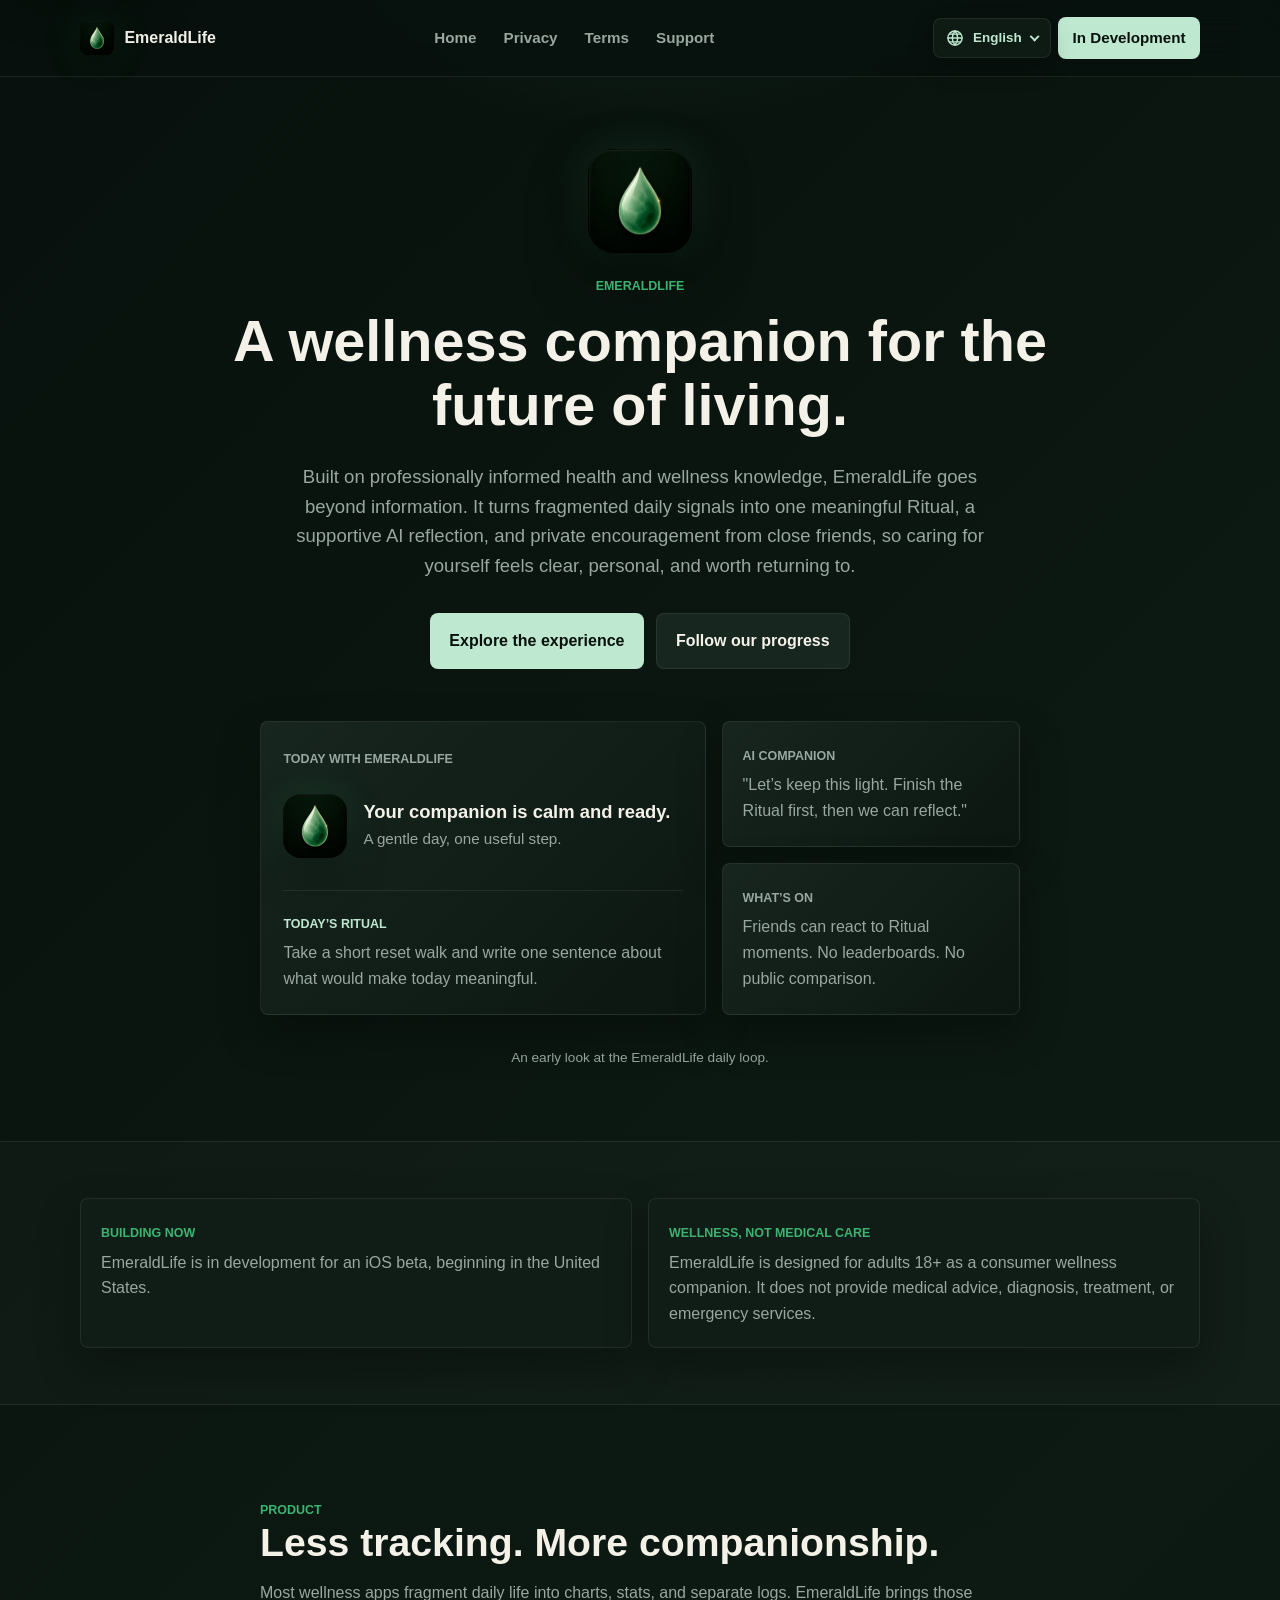
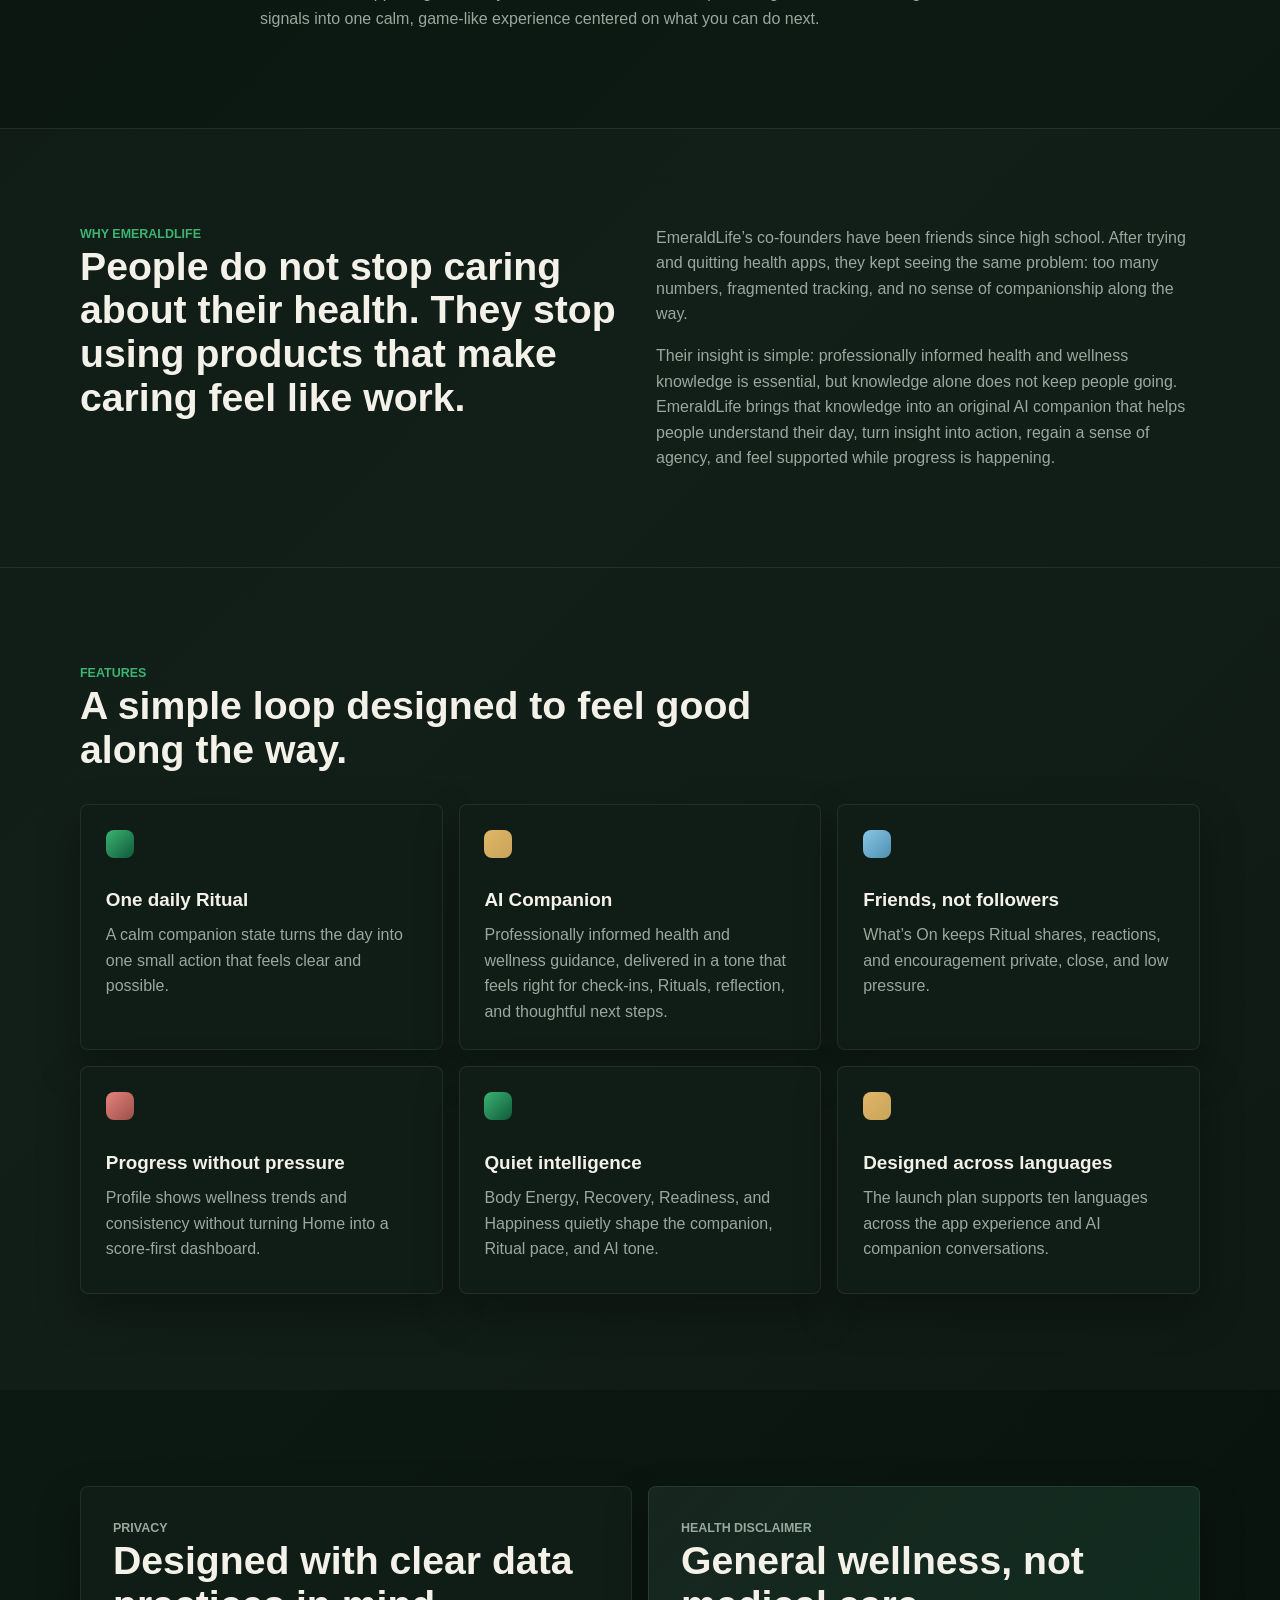
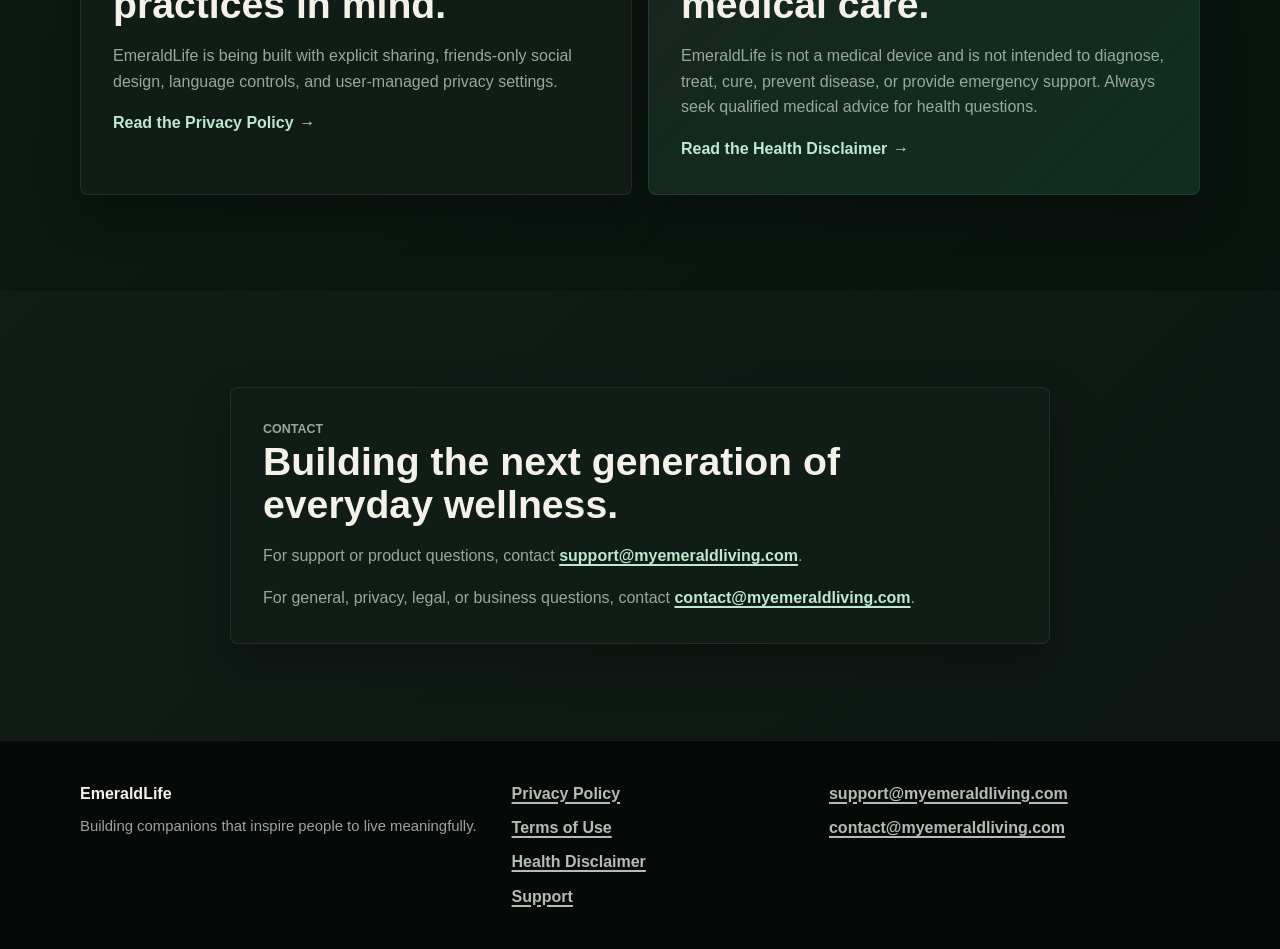
<file: index.html>
<!doctype html>
<html lang="en">
<head>
  <meta charset="utf-8">
  <meta name="viewport" content="width=device-width, initial-scale=1">
  <title>EmeraldLife | Your Wellness Companion</title>
  <meta name="description" content="EmeraldLife is a game-like wellness companion that turns fragmented daily signals into one meaningful action, AI reflection, and private encouragement.">
  <meta name="robots" content="index, follow">
  <meta name="theme-color" content="#08120d">
  <link rel="canonical" href="https://www.myemeraldliving.com/">
  <meta property="og:type" content="website">
  <meta property="og:site_name" content="EmeraldLife">
  <meta property="og:title" content="EmeraldLife | Your Wellness Companion">
  <meta property="og:description" content="EmeraldLife is a game-like wellness companion that turns fragmented daily signals into one meaningful action, AI reflection, and private encouragement.">
  <meta property="og:url" content="https://www.myemeraldliving.com/">
  <meta property="og:image" content="https://www.myemeraldliving.com/assets/app-logo.png">
  <meta property="og:image:width" content="1024">
  <meta property="og:image:height" content="1024">
  <meta property="og:image:alt" content="EmeraldLife app icon">
  <meta property="og:locale" content="en_US">
  <meta name="twitter:card" content="summary">
  <meta name="twitter:title" content="EmeraldLife | Your Wellness Companion">
  <meta name="twitter:description" content="EmeraldLife is a game-like wellness companion that turns fragmented daily signals into one meaningful action, AI reflection, and private encouragement.">
  <meta name="twitter:image" content="https://www.myemeraldliving.com/assets/app-logo.png">
  <link rel="icon" type="image/png" href="assets/app-logo-256.png">
  <link rel="apple-touch-icon" href="assets/app-logo-256.png">
  <link rel="stylesheet" href="assets/styles.css?v=20260726l">
  <script src="assets/lang-boot.js?v=20260726l"></script>
</head>
<body data-page="home">
  <a class="skip-link" href="#main-content" data-i18n="common.skip">Skip to content</a>

  <header class="site-header">
    <div class="container header-inner">
      <a class="brand" href="./" aria-label="EmeraldLife homepage" data-i18n-aria-label="common.homeAria">
        <img class="brand-logo" src="assets/app-logo-256.png" width="32" height="32" alt="" aria-hidden="true">
        <span data-i18n="common.brand">EmeraldLife</span>
      </a>

      <nav id="site-nav" class="site-nav" aria-label="Primary navigation" data-primary-nav data-i18n-aria-label="common.primaryNav">
        <a href="./" data-i18n="nav.home">Home</a>
        <a href="privacy.html" data-i18n="nav.privacy">Privacy</a>
        <a href="terms.html" data-i18n="nav.terms">Terms</a>
        <a href="support.html" data-i18n="nav.support">Support</a>
        <a class="mobile-nav-cta" href="./#status" data-i18n="nav.soon">In Development</a>
      </nav>

      <div class="header-actions">
        <div class="language-selector" data-language-dropdown>
          <button type="button" class="language-trigger" aria-haspopup="listbox" aria-expanded="false" data-language-trigger data-i18n-aria-label="common.languageSelector">
            <span class="language-icon" aria-hidden="true">
              <svg class="language-icon-svg" viewBox="0 0 24 24" focusable="false">
                <circle cx="12" cy="12" r="8.5"></circle>
                <path d="M3.5 12h17"></path>
                <path d="M12 3.5c2.15 2.2 3.25 5.05 3.25 8.5s-1.1 6.3-3.25 8.5"></path>
                <path d="M12 3.5c-2.15 2.2-3.25 5.05-3.25 8.5s1.1 6.3 3.25 8.5"></path>
                <path d="M5.9 7.35h12.2"></path>
                <path d="M5.9 16.65h12.2"></path>
              </svg>
            </span>
            <span class="language-current" data-language-current>English</span>
            <span class="language-chevron" aria-hidden="true"></span>
          </button>
          <ul class="language-menu" role="listbox" hidden data-language-menu>
            <li class="language-option">
              <button type="button" role="option" data-language-option="en" aria-selected="true">
                <svg class="language-check" viewBox="0 0 16 16" aria-hidden="true" focusable="false">
                  <path d="M3.5 8.5l2.4 2.4 5.4-5.4"></path>
                </svg>
                <span>English</span>
              </button>
            </li>
            <li class="language-option">
              <button type="button" role="option" data-language-option="zhHans" aria-selected="false">
                <svg class="language-check" viewBox="0 0 16 16" aria-hidden="true" focusable="false">
                  <path d="M3.5 8.5l2.4 2.4 5.4-5.4"></path>
                </svg>
                <span>简体中文</span>
              </button>
            </li>
            <li class="language-option">
              <button type="button" role="option" data-language-option="zhHant" aria-selected="false">
                <svg class="language-check" viewBox="0 0 16 16" aria-hidden="true" focusable="false">
                  <path d="M3.5 8.5l2.4 2.4 5.4-5.4"></path>
                </svg>
                <span>繁體中文</span>
              </button>
            </li>
          </ul>
        </div>
        <a class="header-cta" href="./#status" data-i18n="nav.soon">In Development</a>
        <button class="menu-toggle" type="button" aria-expanded="false" aria-controls="site-nav" aria-label="Open menu" data-nav-toggle data-i18n-aria-label="nav.openMenu">
          <span></span>
          <span></span>
        </button>
      </div>
    </div>
  </header>

  <main id="main-content">
    <section class="hero">
      <div class="container hero-inner">
        <img class="hero-logo" src="assets/app-logo-256.png" width="112" height="112" alt="" aria-hidden="true">
        <p class="eyebrow" data-i18n="home.eyebrow">EmeraldLife</p>
        <h1 data-i18n="home.heroTitle">A wellness companion for the future of living.</h1>
        <p class="hero-lead" data-i18n="home.heroLead">Built on professionally informed health and wellness knowledge, EmeraldLife goes beyond information. It turns fragmented daily signals into one meaningful Ritual, a supportive AI reflection, and private encouragement from close friends, so caring for yourself feels clear, personal, and worth returning to.</p>
        <div class="hero-actions">
          <a class="button button-primary" href="#product" data-i18n="home.heroPrimary">Explore the experience</a>
          <a class="button button-secondary" href="#status" data-i18n="home.heroSecondary">Follow our progress</a>
        </div>

        <div class="product-visual">
          <div class="companion-preview" aria-label="EmeraldLife companion-led wellness preview" data-i18n-aria-label="home.previewAria">
            <div class="preview-card turtle-card">
              <p class="panel-kicker" data-i18n="home.previewKicker">Today with EmeraldLife</p>
              <div class="turtle-state">
                <img class="preview-logo" src="assets/app-logo-256.png" width="64" height="64" alt="" aria-hidden="true">
                <div>
                  <strong data-i18n="home.previewState">Your companion is calm and ready.</strong>
                  <span data-i18n="home.previewCue">A gentle day, one useful step.</span>
                </div>
              </div>
              <div class="ritual-row">
                <span data-i18n="home.previewRitualLabel">Today's Ritual</span>
                <p data-i18n="home.previewRitual">Take a short reset walk and write one sentence about what would make today meaningful.</p>
              </div>
            </div>
            <div class="preview-card ai-card">
              <p class="panel-kicker" data-i18n="home.previewAiLabel">AI Companion</p>
              <p data-i18n="home.previewAi">"Let's keep this light. Finish the Ritual first, then we can reflect."</p>
            </div>
            <div class="preview-card friends-card">
              <p class="panel-kicker" data-i18n="home.previewFriendsLabel">What's On</p>
              <p data-i18n="home.previewFriends">Friends can react to Ritual moments. No leaderboards. No public comparison.</p>
            </div>
          </div>
          <p class="visual-caption" data-i18n="home.visualCaption">An early look at the EmeraldLife daily loop.</p>
        </div>
      </div>
    </section>

    <section id="status" class="status-section">
      <div class="container notice-grid">
        <article class="notice-card">
          <span class="notice-label" data-i18n="home.statusLabel">Building now</span>
          <p data-i18n="home.statusText">EmeraldLife is in development for an iOS beta, beginning in the United States.</p>
        </article>
        <article class="notice-card">
          <span class="notice-label" data-i18n="home.disclaimerLabel">Wellness, not medical care</span>
          <p data-i18n="home.disclaimerText">EmeraldLife is designed for adults 18+ as a consumer wellness companion. It does not provide medical advice, diagnosis, treatment, or emergency services.</p>
        </article>
      </div>
    </section>

    <section id="product" class="content-section">
      <div class="container section-narrow">
        <p class="section-label" data-i18n="nav.product">Product</p>
        <h2 data-i18n="home.productTitle">Less tracking. More companionship.</h2>
        <p data-i18n="home.productCopy">Most wellness apps fragment daily life into charts, stats, and separate logs. EmeraldLife brings those signals into one calm, game-like experience centered on what you can do next.</p>
      </div>
    </section>

    <section class="content-section story-section">
      <div class="container story-layout">
        <div>
          <p class="section-label" data-i18n="home.storyLabel">Why EmeraldLife</p>
          <h2 data-i18n="home.storyTitle">People do not stop caring about their health. They stop using products that make caring feel like work.</h2>
        </div>
        <div class="story-copy">
          <p data-i18n="home.storyFounders">EmeraldLife's co-founders have been friends since high school. After trying and quitting health apps, they kept seeing the same problem: too many numbers, fragmented tracking, and no sense of companionship along the way.</p>
          <p data-i18n="home.storyInsight">Their insight is simple: professionally informed health and wellness knowledge is essential, but knowledge alone does not keep people going. EmeraldLife brings that knowledge into an original AI companion that helps people understand their day, turn insight into action, regain a sense of agency, and feel supported while progress is happening.</p>
        </div>
      </div>
    </section>

    <section class="content-section feature-section">
      <div class="container">
        <div class="section-heading">
          <p class="section-label" data-i18n="home.featuresLabel">Features</p>
          <h2 data-i18n="home.featuresTitle">A simple loop designed to feel good along the way.</h2>
        </div>
        <div class="feature-grid">
          <article class="feature-card">
            <span class="feature-mark"></span>
            <h3 data-i18n="home.featureRoutineTitle">One daily Ritual</h3>
            <p data-i18n="home.featureRoutineCopy">A calm companion state turns the day into one small action that feels clear and possible.</p>
          </article>
          <article class="feature-card">
            <span class="feature-mark feature-mark-warm"></span>
            <h3 data-i18n="home.featureNutritionTitle">AI Companion</h3>
            <p data-i18n="home.featureNutritionCopy">Professionally informed health and wellness guidance, delivered in a tone that feels right for check-ins, Rituals, reflection, and thoughtful next steps.</p>
          </article>
          <article class="feature-card">
            <span class="feature-mark feature-mark-blue"></span>
            <h3 data-i18n="home.featureHabitTitle">Friends, not followers</h3>
            <p data-i18n="home.featureHabitCopy">What’s On keeps Ritual shares, reactions, and encouragement private, close, and low pressure.</p>
          </article>
          <article class="feature-card">
            <span class="feature-mark feature-mark-dark"></span>
            <h3 data-i18n="home.featureRecoveryTitle">Progress without pressure</h3>
            <p data-i18n="home.featureRecoveryCopy">Profile shows wellness trends and consistency without turning Home into a score-first dashboard.</p>
          </article>
          <article class="feature-card">
            <span class="feature-mark"></span>
            <h3 data-i18n="home.featureReflectionTitle">Quiet intelligence</h3>
            <p data-i18n="home.featureReflectionCopy">Body Energy, Recovery, Readiness, and Happiness quietly shape the companion, Ritual pace, and AI tone.</p>
          </article>
          <article class="feature-card">
            <span class="feature-mark feature-mark-warm"></span>
            <h3 data-i18n="home.featureInsightTitle">Designed across languages</h3>
            <p data-i18n="home.featureInsightCopy">The launch plan supports ten languages across the app experience and AI companion conversations.</p>
          </article>
        </div>
      </div>
    </section>

    <section class="content-section split-section">
      <div class="container split-layout">
        <article class="text-panel">
          <p class="section-label" data-i18n="home.privacyLabel">Privacy</p>
          <h2 data-i18n="home.privacyTitle">Designed with clear data practices in mind.</h2>
          <p data-i18n="home.privacyCopy">EmeraldLife is being built with explicit sharing, friends-only social design, language controls, and user-managed privacy settings.</p>
          <a class="text-link" href="privacy.html" data-i18n="home.privacyLink">Read the Privacy Policy</a>
        </article>
        <article class="text-panel accent-panel">
          <p class="section-label" data-i18n="home.healthLabel">Health disclaimer</p>
          <h2 data-i18n="home.healthTitle">General wellness, not medical care.</h2>
          <p data-i18n="home.healthCopy">EmeraldLife is not a medical device and is not intended to diagnose, treat, cure, prevent disease, or provide emergency support. Always seek qualified medical advice for health questions.</p>
          <a class="text-link" href="health-disclaimer.html" data-i18n="home.healthLink">Read the Health Disclaimer</a>
        </article>
      </div>
    </section>

    <section class="content-section contact-section">
      <div class="container contact-panel">
        <p class="section-label" data-i18n="home.contactLabel">Contact</p>
        <h2 data-i18n="home.contactTitle">Building the next generation of everyday wellness.</h2>
        <p data-i18n-html="home.contactSupport">For support or product questions, contact <a href="mailto:support@myemeraldliving.com">support@myemeraldliving.com</a>.</p>
        <p data-i18n-html="home.contactGeneral">For general, privacy, legal, or business questions, contact <a href="mailto:contact@myemeraldliving.com">contact@myemeraldliving.com</a>.</p>
      </div>
    </section>
  </main>

  <footer class="site-footer">
    <div class="container footer-layout">
      <div>
        <a class="footer-brand" href="./" data-i18n="common.brand">EmeraldLife</a>
        <p data-i18n="common.footerTagline">Building companions that inspire people to live meaningfully.</p>
      </div>
      <nav class="footer-links" aria-label="Footer navigation" data-i18n-aria-label="common.footerNav">
        <a href="privacy.html" data-i18n="footer.privacy">Privacy Policy</a>
        <a href="terms.html" data-i18n="footer.terms">Terms of Use</a>
        <a href="health-disclaimer.html" data-i18n="footer.health">Health Disclaimer</a>
        <a href="support.html" data-i18n="footer.support">Support</a>
      </nav>
      <div class="footer-contact">
        <a href="mailto:support@myemeraldliving.com">support@myemeraldliving.com</a>
        <a href="mailto:contact@myemeraldliving.com">contact@myemeraldliving.com</a>
      </div>
    </div>
  </footer>

  <script src="assets/translations-extra.js?v=20260726l"></script>
  <script src="assets/script.js?v=20260726l"></script>
</body>
</html>
</file>
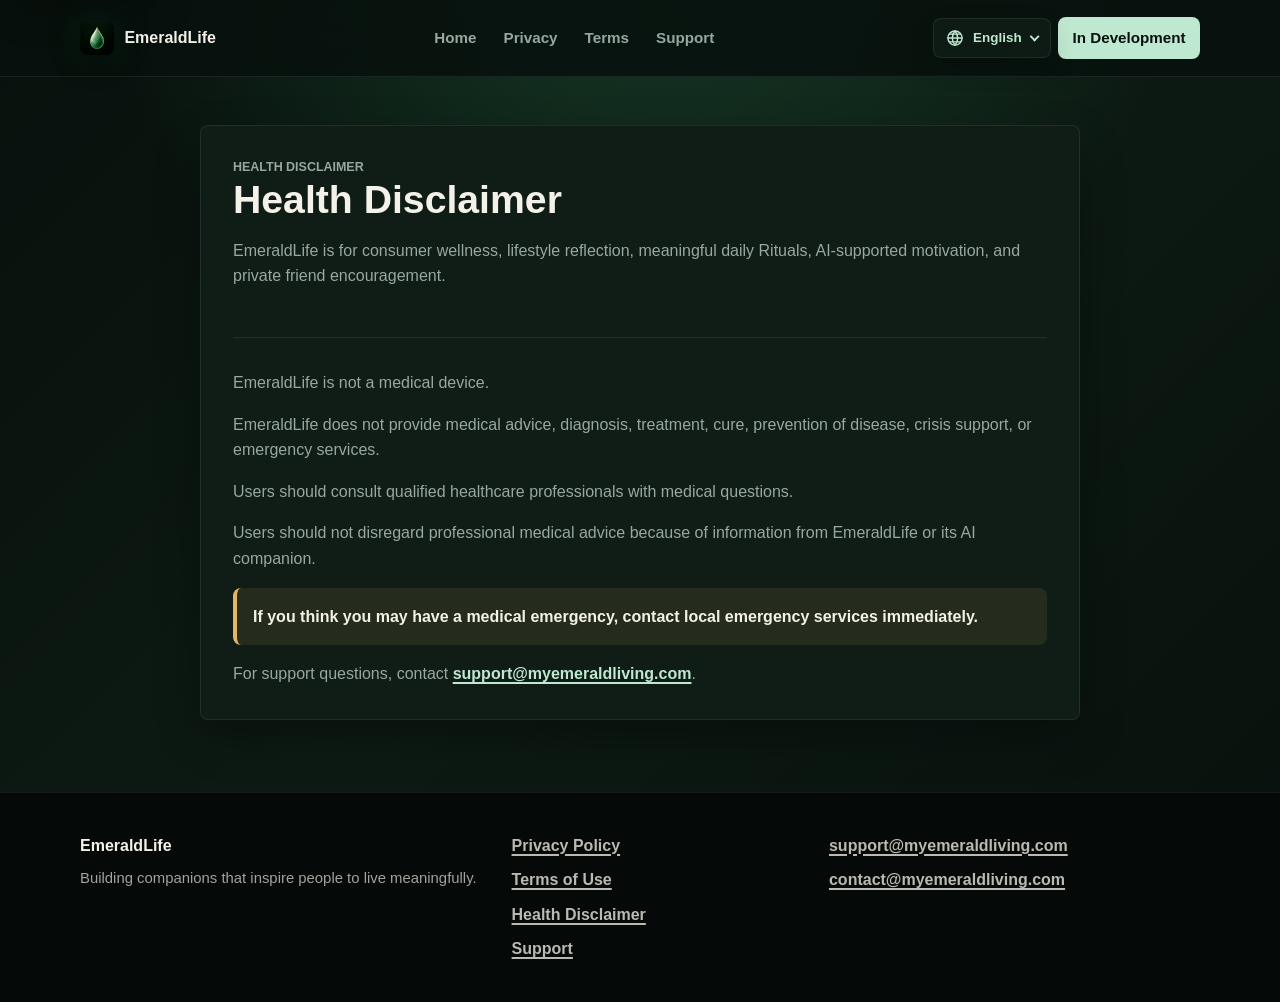
<file: health-disclaimer.html>
<!doctype html>
<html lang="en">
<head>
  <meta charset="utf-8">
  <meta name="viewport" content="width=device-width, initial-scale=1">
  <title>Health Disclaimer | EmeraldLife</title>
  <meta name="description" content="Health disclaimer for EmeraldLife consumer wellness, Rituals, AI companion, and friends-only support.">
  <meta name="robots" content="index, follow">
  <meta name="theme-color" content="#08120d">
  <link rel="canonical" href="https://www.myemeraldliving.com/health-disclaimer.html">
  <meta property="og:type" content="website">
  <meta property="og:site_name" content="EmeraldLife">
  <meta property="og:title" content="Health Disclaimer | EmeraldLife">
  <meta property="og:description" content="Health disclaimer for EmeraldLife consumer wellness, Rituals, AI companion, and friends-only support.">
  <meta property="og:url" content="https://www.myemeraldliving.com/health-disclaimer.html">
  <meta property="og:image" content="https://www.myemeraldliving.com/assets/app-logo.png">
  <meta property="og:locale" content="en_US">
  <meta name="twitter:card" content="summary">
  <meta name="twitter:title" content="Health Disclaimer | EmeraldLife">
  <meta name="twitter:description" content="Health disclaimer for EmeraldLife consumer wellness, Rituals, AI companion, and friends-only support.">
  <meta name="twitter:image" content="https://www.myemeraldliving.com/assets/app-logo.png">
  <link rel="icon" type="image/png" href="assets/app-logo-256.png">
  <link rel="apple-touch-icon" href="assets/app-logo-256.png">
  <link rel="stylesheet" href="assets/styles.css?v=20260726l">
  <script src="assets/lang-boot.js?v=20260726l"></script>
</head>
<body data-page="health">
  <a class="skip-link" href="#main-content" data-i18n="common.skip">Skip to content</a>

  <header class="site-header">
    <div class="container header-inner">
      <a class="brand" href="./" aria-label="EmeraldLife homepage" data-i18n-aria-label="common.homeAria">
        <img class="brand-logo" src="assets/app-logo-256.png" width="32" height="32" alt="" aria-hidden="true">
        <span data-i18n="common.brand">EmeraldLife</span>
      </a>
      <nav id="site-nav" class="site-nav" aria-label="Primary navigation" data-primary-nav data-i18n-aria-label="common.primaryNav">
        <a href="./" data-i18n="nav.home">Home</a>
        <a href="privacy.html" data-i18n="nav.privacy">Privacy</a>
        <a href="terms.html" data-i18n="nav.terms">Terms</a>
        <a href="support.html" data-i18n="nav.support">Support</a>
        <a class="mobile-nav-cta" href="./#status" data-i18n="nav.soon">In Development</a>
      </nav>
      <div class="header-actions">
        <div class="language-selector" data-language-dropdown>
          <button type="button" class="language-trigger" aria-haspopup="listbox" aria-expanded="false" data-language-trigger data-i18n-aria-label="common.languageSelector">
            <span class="language-icon" aria-hidden="true">
              <svg class="language-icon-svg" viewBox="0 0 24 24" focusable="false">
                <circle cx="12" cy="12" r="8.5"></circle>
                <path d="M3.5 12h17"></path>
                <path d="M12 3.5c2.15 2.2 3.25 5.05 3.25 8.5s-1.1 6.3-3.25 8.5"></path>
                <path d="M12 3.5c-2.15 2.2-3.25 5.05-3.25 8.5s1.1 6.3 3.25 8.5"></path>
                <path d="M5.9 7.35h12.2"></path>
                <path d="M5.9 16.65h12.2"></path>
              </svg>
            </span>
            <span class="language-current" data-language-current>English</span>
            <span class="language-chevron" aria-hidden="true"></span>
          </button>
          <ul class="language-menu" role="listbox" hidden data-language-menu>
            <li class="language-option">
              <button type="button" role="option" data-language-option="en" aria-selected="true">
                <svg class="language-check" viewBox="0 0 16 16" aria-hidden="true" focusable="false">
                  <path d="M3.5 8.5l2.4 2.4 5.4-5.4"></path>
                </svg>
                <span>English</span>
              </button>
            </li>
            <li class="language-option">
              <button type="button" role="option" data-language-option="zhHans" aria-selected="false">
                <svg class="language-check" viewBox="0 0 16 16" aria-hidden="true" focusable="false">
                  <path d="M3.5 8.5l2.4 2.4 5.4-5.4"></path>
                </svg>
                <span>简体中文</span>
              </button>
            </li>
            <li class="language-option">
              <button type="button" role="option" data-language-option="zhHant" aria-selected="false">
                <svg class="language-check" viewBox="0 0 16 16" aria-hidden="true" focusable="false">
                  <path d="M3.5 8.5l2.4 2.4 5.4-5.4"></path>
                </svg>
                <span>繁體中文</span>
              </button>
            </li>
          </ul>
        </div>
        <a class="header-cta" href="./#status" data-i18n="nav.soon">In Development</a>
        <button class="menu-toggle" type="button" aria-expanded="false" aria-controls="site-nav" aria-label="Open menu" data-nav-toggle data-i18n-aria-label="nav.openMenu">
          <span></span>
          <span></span>
        </button>
      </div>
    </div>
  </header>

  <main id="main-content" class="document-page">
    <article class="document-card">
      <header class="document-header">
        <p class="section-label" data-i18n="footer.health">Health Disclaimer</p>
        <h1 data-i18n="health.title">Health Disclaimer</h1>
        <p data-i18n="health.intro">EmeraldLife is for consumer wellness, lifestyle reflection, meaningful daily Rituals, AI-supported motivation, and private friend encouragement.</p>
      </header>

      <div class="document-content">
        <p data-i18n="health.p1">EmeraldLife is not a medical device.</p>
        <p data-i18n="health.p2">EmeraldLife does not provide medical advice, diagnosis, treatment, cure, prevention of disease, crisis support, or emergency services.</p>
        <p data-i18n="health.p3">Users should consult qualified healthcare professionals with medical questions.</p>
        <p data-i18n="health.p4">Users should not disregard professional medical advice because of information from EmeraldLife or its AI companion.</p>
        <p class="emergency-note" data-i18n="health.emergency">If you think you may have a medical emergency, contact local emergency services immediately.</p>
        <p data-i18n-html="health.contact">For support questions, contact <a href="mailto:support@myemeraldliving.com">support@myemeraldliving.com</a>.</p>
      </div>
    </article>
  </main>

  <footer class="site-footer">
    <div class="container footer-layout">
      <div>
        <a class="footer-brand" href="./" data-i18n="common.brand">EmeraldLife</a>
        <p data-i18n="common.footerTagline">Building companions that inspire people to live meaningfully.</p>
      </div>
      <nav class="footer-links" aria-label="Footer navigation" data-i18n-aria-label="common.footerNav">
        <a href="privacy.html" data-i18n="footer.privacy">Privacy Policy</a>
        <a href="terms.html" data-i18n="footer.terms">Terms of Use</a>
        <a href="health-disclaimer.html" data-i18n="footer.health">Health Disclaimer</a>
        <a href="support.html" data-i18n="footer.support">Support</a>
      </nav>
      <div class="footer-contact">
        <a href="mailto:support@myemeraldliving.com">support@myemeraldliving.com</a>
        <a href="mailto:contact@myemeraldliving.com">contact@myemeraldliving.com</a>
      </div>
    </div>
  </footer>

  <script src="assets/translations-extra.js?v=20260726l"></script>
  <script src="assets/script.js?v=20260726l"></script>
</body>
</html>
</file>
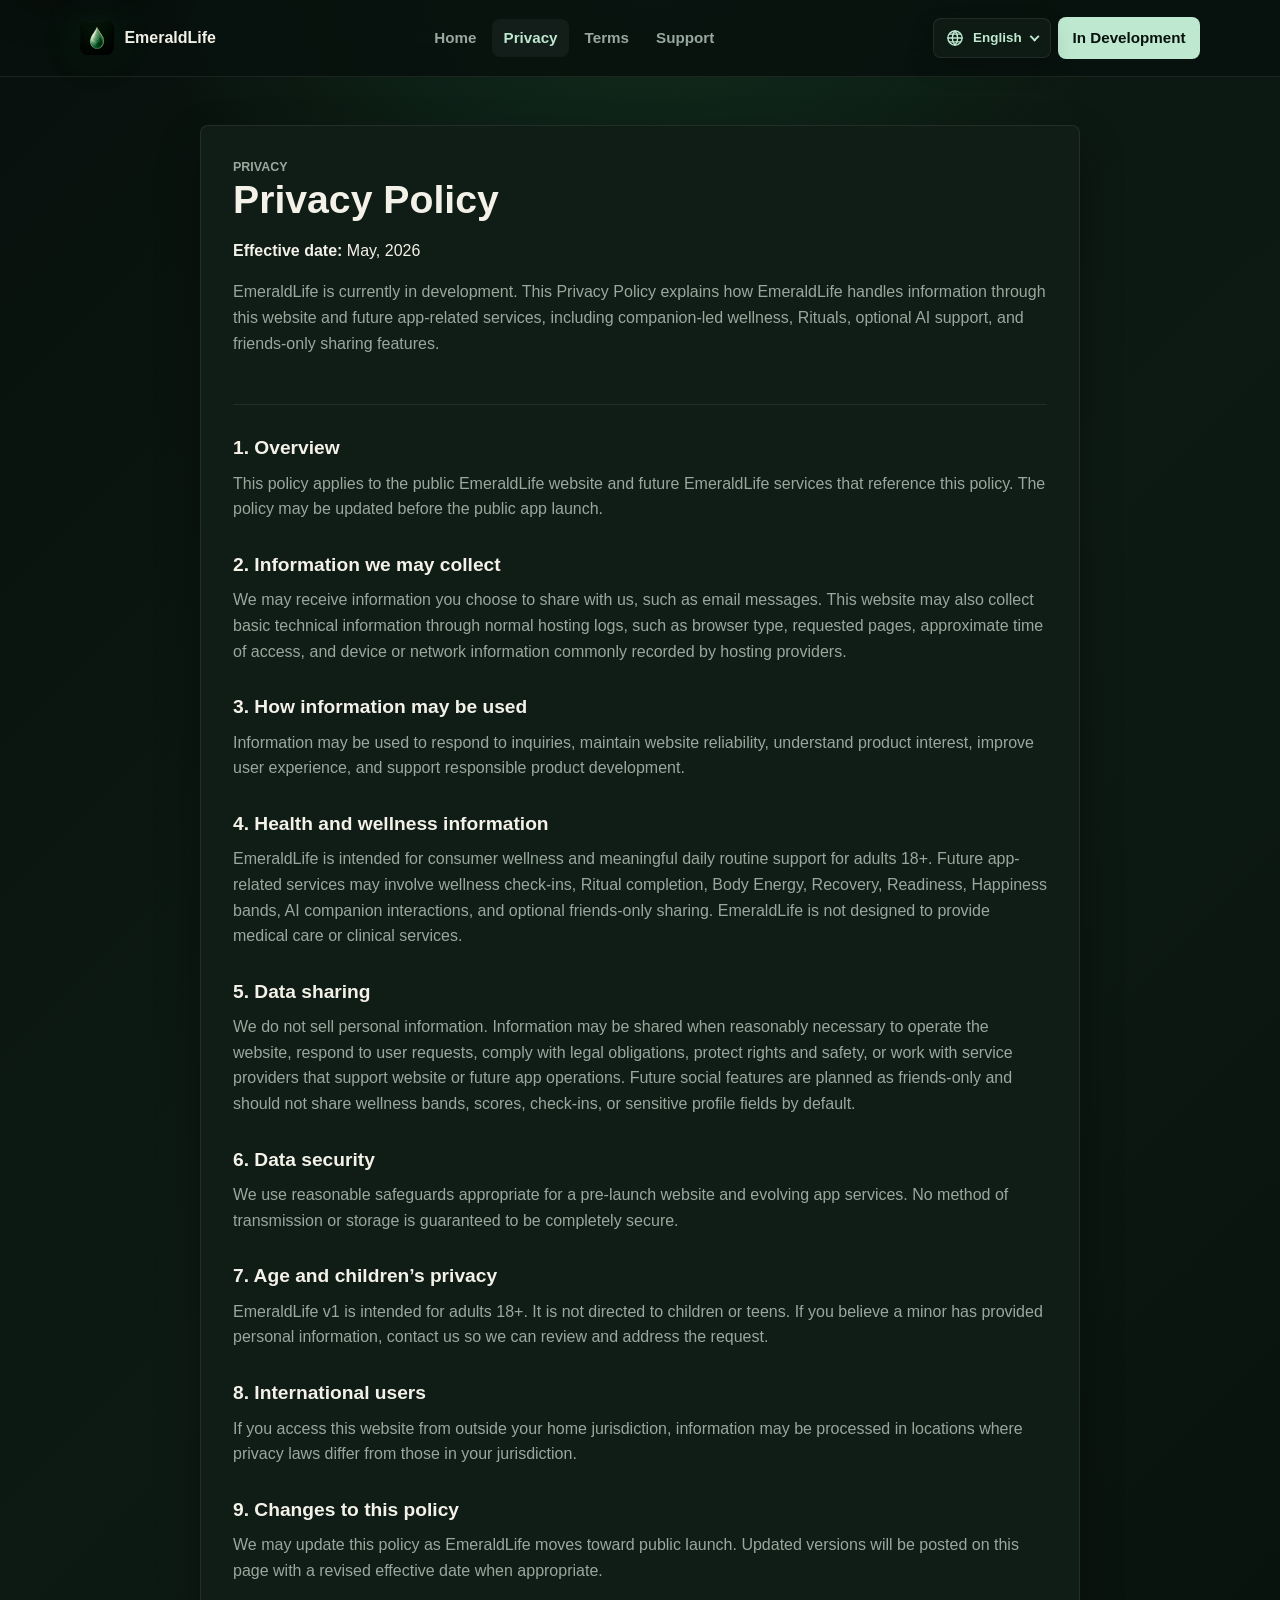
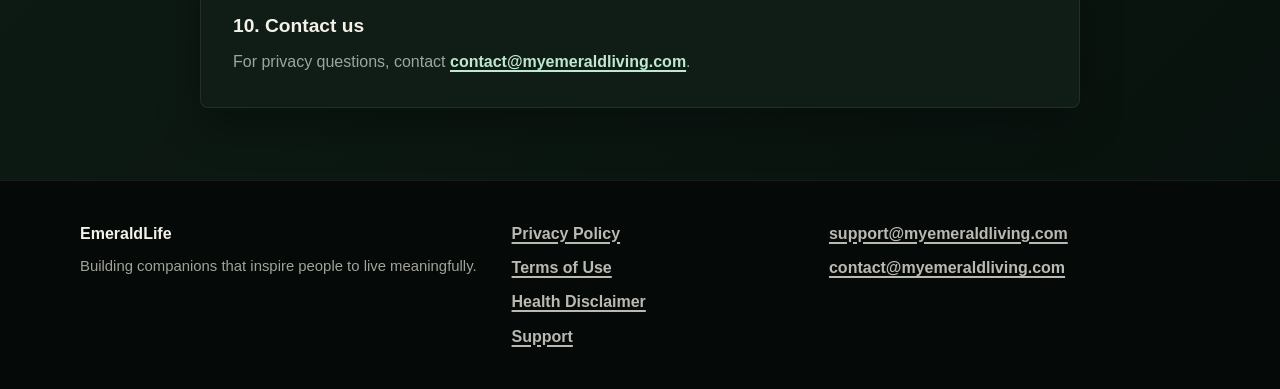
<file: privacy.html>
<!doctype html>
<html lang="en">
<head>
  <meta charset="utf-8">
  <meta name="viewport" content="width=device-width, initial-scale=1">
  <title>Privacy Policy | EmeraldLife</title>
  <meta name="description" content="Privacy Policy for the EmeraldLife website and future companion-led wellness services.">
  <meta name="robots" content="index, follow">
  <meta name="theme-color" content="#08120d">
  <link rel="canonical" href="https://www.myemeraldliving.com/privacy.html">
  <meta property="og:type" content="website">
  <meta property="og:site_name" content="EmeraldLife">
  <meta property="og:title" content="Privacy Policy | EmeraldLife">
  <meta property="og:description" content="Privacy Policy for the EmeraldLife website and future companion-led wellness services.">
  <meta property="og:url" content="https://www.myemeraldliving.com/privacy.html">
  <meta property="og:image" content="https://www.myemeraldliving.com/assets/app-logo.png">
  <meta property="og:locale" content="en_US">
  <meta name="twitter:card" content="summary">
  <meta name="twitter:title" content="Privacy Policy | EmeraldLife">
  <meta name="twitter:description" content="Privacy Policy for the EmeraldLife website and future companion-led wellness services.">
  <meta name="twitter:image" content="https://www.myemeraldliving.com/assets/app-logo.png">
  <link rel="icon" type="image/png" href="assets/app-logo-256.png">
  <link rel="apple-touch-icon" href="assets/app-logo-256.png">
  <link rel="stylesheet" href="assets/styles.css?v=20260726l">
  <script src="assets/lang-boot.js?v=20260726l"></script>
</head>
<body data-page="privacy">
  <a class="skip-link" href="#main-content" data-i18n="common.skip">Skip to content</a>

  <header class="site-header">
    <div class="container header-inner">
      <a class="brand" href="./" aria-label="EmeraldLife homepage" data-i18n-aria-label="common.homeAria">
        <img class="brand-logo" src="assets/app-logo-256.png" width="32" height="32" alt="" aria-hidden="true">
        <span data-i18n="common.brand">EmeraldLife</span>
      </a>
      <nav id="site-nav" class="site-nav" aria-label="Primary navigation" data-primary-nav data-i18n-aria-label="common.primaryNav">
        <a href="./" data-i18n="nav.home">Home</a>
        <a href="privacy.html" aria-current="page" data-i18n="nav.privacy">Privacy</a>
        <a href="terms.html" data-i18n="nav.terms">Terms</a>
        <a href="support.html" data-i18n="nav.support">Support</a>
        <a class="mobile-nav-cta" href="./#status" data-i18n="nav.soon">In Development</a>
      </nav>
      <div class="header-actions">
        <div class="language-selector" data-language-dropdown>
          <button type="button" class="language-trigger" aria-haspopup="listbox" aria-expanded="false" data-language-trigger data-i18n-aria-label="common.languageSelector">
            <span class="language-icon" aria-hidden="true">
              <svg class="language-icon-svg" viewBox="0 0 24 24" focusable="false">
                <circle cx="12" cy="12" r="8.5"></circle>
                <path d="M3.5 12h17"></path>
                <path d="M12 3.5c2.15 2.2 3.25 5.05 3.25 8.5s-1.1 6.3-3.25 8.5"></path>
                <path d="M12 3.5c-2.15 2.2-3.25 5.05-3.25 8.5s1.1 6.3 3.25 8.5"></path>
                <path d="M5.9 7.35h12.2"></path>
                <path d="M5.9 16.65h12.2"></path>
              </svg>
            </span>
            <span class="language-current" data-language-current>English</span>
            <span class="language-chevron" aria-hidden="true"></span>
          </button>
          <ul class="language-menu" role="listbox" hidden data-language-menu>
            <li class="language-option">
              <button type="button" role="option" data-language-option="en" aria-selected="true">
                <svg class="language-check" viewBox="0 0 16 16" aria-hidden="true" focusable="false">
                  <path d="M3.5 8.5l2.4 2.4 5.4-5.4"></path>
                </svg>
                <span>English</span>
              </button>
            </li>
            <li class="language-option">
              <button type="button" role="option" data-language-option="zhHans" aria-selected="false">
                <svg class="language-check" viewBox="0 0 16 16" aria-hidden="true" focusable="false">
                  <path d="M3.5 8.5l2.4 2.4 5.4-5.4"></path>
                </svg>
                <span>简体中文</span>
              </button>
            </li>
            <li class="language-option">
              <button type="button" role="option" data-language-option="zhHant" aria-selected="false">
                <svg class="language-check" viewBox="0 0 16 16" aria-hidden="true" focusable="false">
                  <path d="M3.5 8.5l2.4 2.4 5.4-5.4"></path>
                </svg>
                <span>繁體中文</span>
              </button>
            </li>
          </ul>
        </div>
        <a class="header-cta" href="./#status" data-i18n="nav.soon">In Development</a>
        <button class="menu-toggle" type="button" aria-expanded="false" aria-controls="site-nav" aria-label="Open menu" data-nav-toggle data-i18n-aria-label="nav.openMenu">
          <span></span>
          <span></span>
        </button>
      </div>
    </div>
  </header>

  <main id="main-content" class="document-page">
    <article class="document-card">
      <header class="document-header">
        <p class="section-label" data-i18n="nav.privacy">Privacy</p>
        <h1 data-i18n="privacy.title">Privacy Policy</h1>
        <p class="effective-date" data-i18n-html="privacy.effective"><strong>Effective date:</strong> May, 2026</p>
        <p data-i18n="privacy.intro">EmeraldLife is currently in development. This Privacy Policy explains how EmeraldLife handles information through this website and future app-related services, including companion-led wellness, Rituals, optional AI support, and friends-only sharing features.</p>
      </header>

      <div class="document-content">
        <h2 data-i18n="privacy.s1Title">1. Overview</h2>
        <p data-i18n="privacy.s1Copy">This policy applies to the public EmeraldLife website and future EmeraldLife services that reference this policy. The policy may be updated before the public app launch.</p>

        <h2 data-i18n="privacy.s2Title">2. Information we may collect</h2>
        <p data-i18n="privacy.s2Copy">We may receive information you choose to share with us, such as email messages. This website may also collect basic technical information through normal hosting logs, such as browser type, requested pages, approximate time of access, and device or network information commonly recorded by hosting providers.</p>

        <h2 data-i18n="privacy.s3Title">3. How information may be used</h2>
        <p data-i18n="privacy.s3Copy">Information may be used to respond to inquiries, maintain website reliability, understand product interest, improve user experience, and support responsible product development.</p>

        <h2 data-i18n="privacy.s4Title">4. Health and wellness information</h2>
        <p data-i18n="privacy.s4Copy">EmeraldLife is intended for consumer wellness and meaningful daily routine support for adults 18+. Future app-related services may involve wellness check-ins, Ritual completion, Body Energy, Recovery, Readiness, Happiness bands, AI companion interactions, and optional friends-only sharing. EmeraldLife is not designed to provide medical care or clinical services.</p>

        <h2 data-i18n="privacy.s5Title">5. Data sharing</h2>
        <p data-i18n="privacy.s5Copy">We do not sell personal information. Information may be shared when reasonably necessary to operate the website, respond to user requests, comply with legal obligations, protect rights and safety, or work with service providers that support website or future app operations. Future social features are planned as friends-only and should not share wellness bands, scores, check-ins, or sensitive profile fields by default.</p>

        <h2 data-i18n="privacy.s6Title">6. Data security</h2>
        <p data-i18n="privacy.s6Copy">We use reasonable safeguards appropriate for a pre-launch website and evolving app services. No method of transmission or storage is guaranteed to be completely secure.</p>

        <h2 data-i18n="privacy.s7Title">7. Age and children’s privacy</h2>
        <p data-i18n="privacy.s7Copy">EmeraldLife v1 is intended for adults 18+. It is not directed to children or teens. If you believe a minor has provided personal information, contact us so we can review and address the request.</p>

        <h2 data-i18n="privacy.s8Title">8. International users</h2>
        <p data-i18n="privacy.s8Copy">If you access this website from outside your home jurisdiction, information may be processed in locations where privacy laws differ from those in your jurisdiction.</p>

        <h2 data-i18n="privacy.s9Title">9. Changes to this policy</h2>
        <p data-i18n="privacy.s9Copy">We may update this policy as EmeraldLife moves toward public launch. Updated versions will be posted on this page with a revised effective date when appropriate.</p>

        <h2 data-i18n="privacy.s10Title">10. Contact us</h2>
        <p data-i18n-html="privacy.s10Copy">For privacy questions, contact <a href="mailto:contact@myemeraldliving.com">contact@myemeraldliving.com</a>.</p>
      </div>
    </article>
  </main>

  <footer class="site-footer">
    <div class="container footer-layout">
      <div>
        <a class="footer-brand" href="./" data-i18n="common.brand">EmeraldLife</a>
        <p data-i18n="common.footerTagline">Building companions that inspire people to live meaningfully.</p>
      </div>
      <nav class="footer-links" aria-label="Footer navigation" data-i18n-aria-label="common.footerNav">
        <a href="privacy.html" data-i18n="footer.privacy">Privacy Policy</a>
        <a href="terms.html" data-i18n="footer.terms">Terms of Use</a>
        <a href="health-disclaimer.html" data-i18n="footer.health">Health Disclaimer</a>
        <a href="support.html" data-i18n="footer.support">Support</a>
      </nav>
      <div class="footer-contact">
        <a href="mailto:support@myemeraldliving.com">support@myemeraldliving.com</a>
        <a href="mailto:contact@myemeraldliving.com">contact@myemeraldliving.com</a>
      </div>
    </div>
  </footer>

  <script src="assets/translations-extra.js?v=20260726l"></script>
  <script src="assets/script.js?v=20260726l"></script>
</body>
</html>
</file>
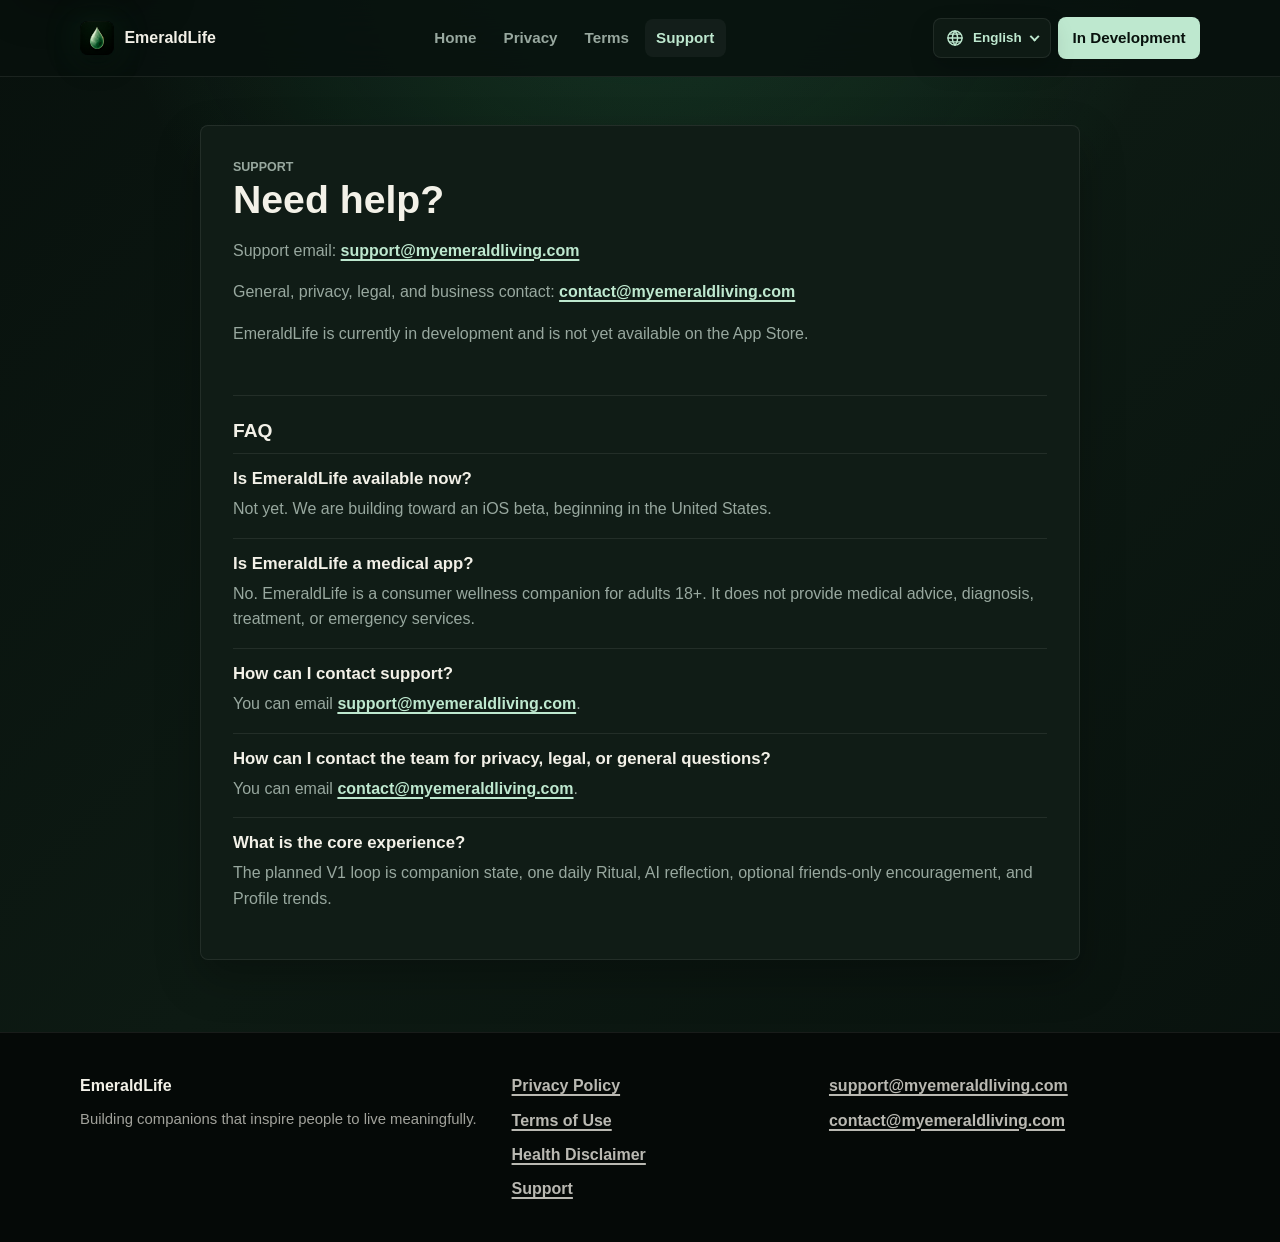
<file: support.html>
<!doctype html>
<html lang="en">
<head>
  <meta charset="utf-8">
  <meta name="viewport" content="width=device-width, initial-scale=1">
  <title>Support | EmeraldLife</title>
  <meta name="description" content="Official support and contact information for EmeraldLife.">
  <meta name="robots" content="index, follow">
  <meta name="theme-color" content="#08120d">
  <link rel="canonical" href="https://www.myemeraldliving.com/support.html">
  <meta property="og:type" content="website">
  <meta property="og:site_name" content="EmeraldLife">
  <meta property="og:title" content="Support | EmeraldLife">
  <meta property="og:description" content="Official support and contact information for EmeraldLife.">
  <meta property="og:url" content="https://www.myemeraldliving.com/support.html">
  <meta property="og:image" content="https://www.myemeraldliving.com/assets/app-logo.png">
  <meta property="og:locale" content="en_US">
  <meta name="twitter:card" content="summary">
  <meta name="twitter:title" content="Support | EmeraldLife">
  <meta name="twitter:description" content="Official support and contact information for EmeraldLife.">
  <meta name="twitter:image" content="https://www.myemeraldliving.com/assets/app-logo.png">
  <link rel="icon" type="image/png" href="assets/app-logo-256.png">
  <link rel="apple-touch-icon" href="assets/app-logo-256.png">
  <link rel="stylesheet" href="assets/styles.css?v=20260726l">
  <script src="assets/lang-boot.js?v=20260726l"></script>
</head>
<body data-page="support">
  <a class="skip-link" href="#main-content" data-i18n="common.skip">Skip to content</a>

  <header class="site-header">
    <div class="container header-inner">
      <a class="brand" href="./" aria-label="EmeraldLife homepage" data-i18n-aria-label="common.homeAria">
        <img class="brand-logo" src="assets/app-logo-256.png" width="32" height="32" alt="" aria-hidden="true">
        <span data-i18n="common.brand">EmeraldLife</span>
      </a>
      <nav id="site-nav" class="site-nav" aria-label="Primary navigation" data-primary-nav data-i18n-aria-label="common.primaryNav">
        <a href="./" data-i18n="nav.home">Home</a>
        <a href="privacy.html" data-i18n="nav.privacy">Privacy</a>
        <a href="terms.html" data-i18n="nav.terms">Terms</a>
        <a href="support.html" aria-current="page" data-i18n="nav.support">Support</a>
        <a class="mobile-nav-cta" href="./#status" data-i18n="nav.soon">In Development</a>
      </nav>
      <div class="header-actions">
        <div class="language-selector" data-language-dropdown>
          <button type="button" class="language-trigger" aria-haspopup="listbox" aria-expanded="false" data-language-trigger data-i18n-aria-label="common.languageSelector">
            <span class="language-icon" aria-hidden="true">
              <svg class="language-icon-svg" viewBox="0 0 24 24" focusable="false">
                <circle cx="12" cy="12" r="8.5"></circle>
                <path d="M3.5 12h17"></path>
                <path d="M12 3.5c2.15 2.2 3.25 5.05 3.25 8.5s-1.1 6.3-3.25 8.5"></path>
                <path d="M12 3.5c-2.15 2.2-3.25 5.05-3.25 8.5s1.1 6.3 3.25 8.5"></path>
                <path d="M5.9 7.35h12.2"></path>
                <path d="M5.9 16.65h12.2"></path>
              </svg>
            </span>
            <span class="language-current" data-language-current>English</span>
            <span class="language-chevron" aria-hidden="true"></span>
          </button>
          <ul class="language-menu" role="listbox" hidden data-language-menu>
            <li class="language-option">
              <button type="button" role="option" data-language-option="en" aria-selected="true">
                <svg class="language-check" viewBox="0 0 16 16" aria-hidden="true" focusable="false">
                  <path d="M3.5 8.5l2.4 2.4 5.4-5.4"></path>
                </svg>
                <span>English</span>
              </button>
            </li>
            <li class="language-option">
              <button type="button" role="option" data-language-option="zhHans" aria-selected="false">
                <svg class="language-check" viewBox="0 0 16 16" aria-hidden="true" focusable="false">
                  <path d="M3.5 8.5l2.4 2.4 5.4-5.4"></path>
                </svg>
                <span>简体中文</span>
              </button>
            </li>
            <li class="language-option">
              <button type="button" role="option" data-language-option="zhHant" aria-selected="false">
                <svg class="language-check" viewBox="0 0 16 16" aria-hidden="true" focusable="false">
                  <path d="M3.5 8.5l2.4 2.4 5.4-5.4"></path>
                </svg>
                <span>繁體中文</span>
              </button>
            </li>
          </ul>
        </div>
        <a class="header-cta" href="./#status" data-i18n="nav.soon">In Development</a>
        <button class="menu-toggle" type="button" aria-expanded="false" aria-controls="site-nav" aria-label="Open menu" data-nav-toggle data-i18n-aria-label="nav.openMenu">
          <span></span>
          <span></span>
        </button>
      </div>
    </div>
  </header>

  <main id="main-content" class="document-page">
    <article class="document-card support-card">
      <header class="document-header">
        <p class="section-label" data-i18n="nav.support">Support</p>
        <h1 data-i18n="support.title">Need help?</h1>
        <p data-i18n-html="support.supportEmail">Support email: <a href="mailto:support@myemeraldliving.com">support@myemeraldliving.com</a></p>
        <p data-i18n-html="support.generalEmail">General, privacy, legal, and business contact: <a href="mailto:contact@myemeraldliving.com">contact@myemeraldliving.com</a></p>
        <p data-i18n="support.status">EmeraldLife is currently in development and is not yet available on the App Store.</p>
      </header>

      <div class="faq-list">
        <h2 data-i18n="support.faqTitle">FAQ</h2>

        <article class="faq-item">
          <h3 data-i18n="support.q1">Is EmeraldLife available now?</h3>
          <p data-i18n="support.a1">Not yet. We are building toward an iOS beta, beginning in the United States.</p>
        </article>

        <article class="faq-item">
          <h3 data-i18n="support.q2">Is EmeraldLife a medical app?</h3>
          <p data-i18n="support.a2">No. EmeraldLife is a consumer wellness companion for adults 18+. It does not provide medical advice, diagnosis, treatment, or emergency services.</p>
        </article>

        <article class="faq-item">
          <h3 data-i18n="support.q3">How can I contact support?</h3>
          <p data-i18n-html="support.a3">You can email <a href="mailto:support@myemeraldliving.com">support@myemeraldliving.com</a>.</p>
        </article>

        <article class="faq-item">
          <h3 data-i18n="support.q4">How can I contact the team for privacy, legal, or general questions?</h3>
          <p data-i18n-html="support.a4">You can email <a href="mailto:contact@myemeraldliving.com">contact@myemeraldliving.com</a>.</p>
        </article>

        <article class="faq-item">
          <h3 data-i18n="support.q5">What is the core experience?</h3>
          <p data-i18n-html="support.a5">The planned V1 loop is companion state, one daily Ritual, AI reflection, optional friends-only encouragement, and Profile trends.</p>
        </article>
      </div>
    </article>
  </main>

  <footer class="site-footer">
    <div class="container footer-layout">
      <div>
        <a class="footer-brand" href="./" data-i18n="common.brand">EmeraldLife</a>
        <p data-i18n="common.footerTagline">Building companions that inspire people to live meaningfully.</p>
      </div>
      <nav class="footer-links" aria-label="Footer navigation" data-i18n-aria-label="common.footerNav">
        <a href="privacy.html" data-i18n="footer.privacy">Privacy Policy</a>
        <a href="terms.html" data-i18n="footer.terms">Terms of Use</a>
        <a href="health-disclaimer.html" data-i18n="footer.health">Health Disclaimer</a>
        <a href="support.html" data-i18n="footer.support">Support</a>
      </nav>
      <div class="footer-contact">
        <a href="mailto:support@myemeraldliving.com">support@myemeraldliving.com</a>
        <a href="mailto:contact@myemeraldliving.com">contact@myemeraldliving.com</a>
      </div>
    </div>
  </footer>

  <script src="assets/translations-extra.js?v=20260726l"></script>
  <script src="assets/script.js?v=20260726l"></script>
</body>
</html>
</file>
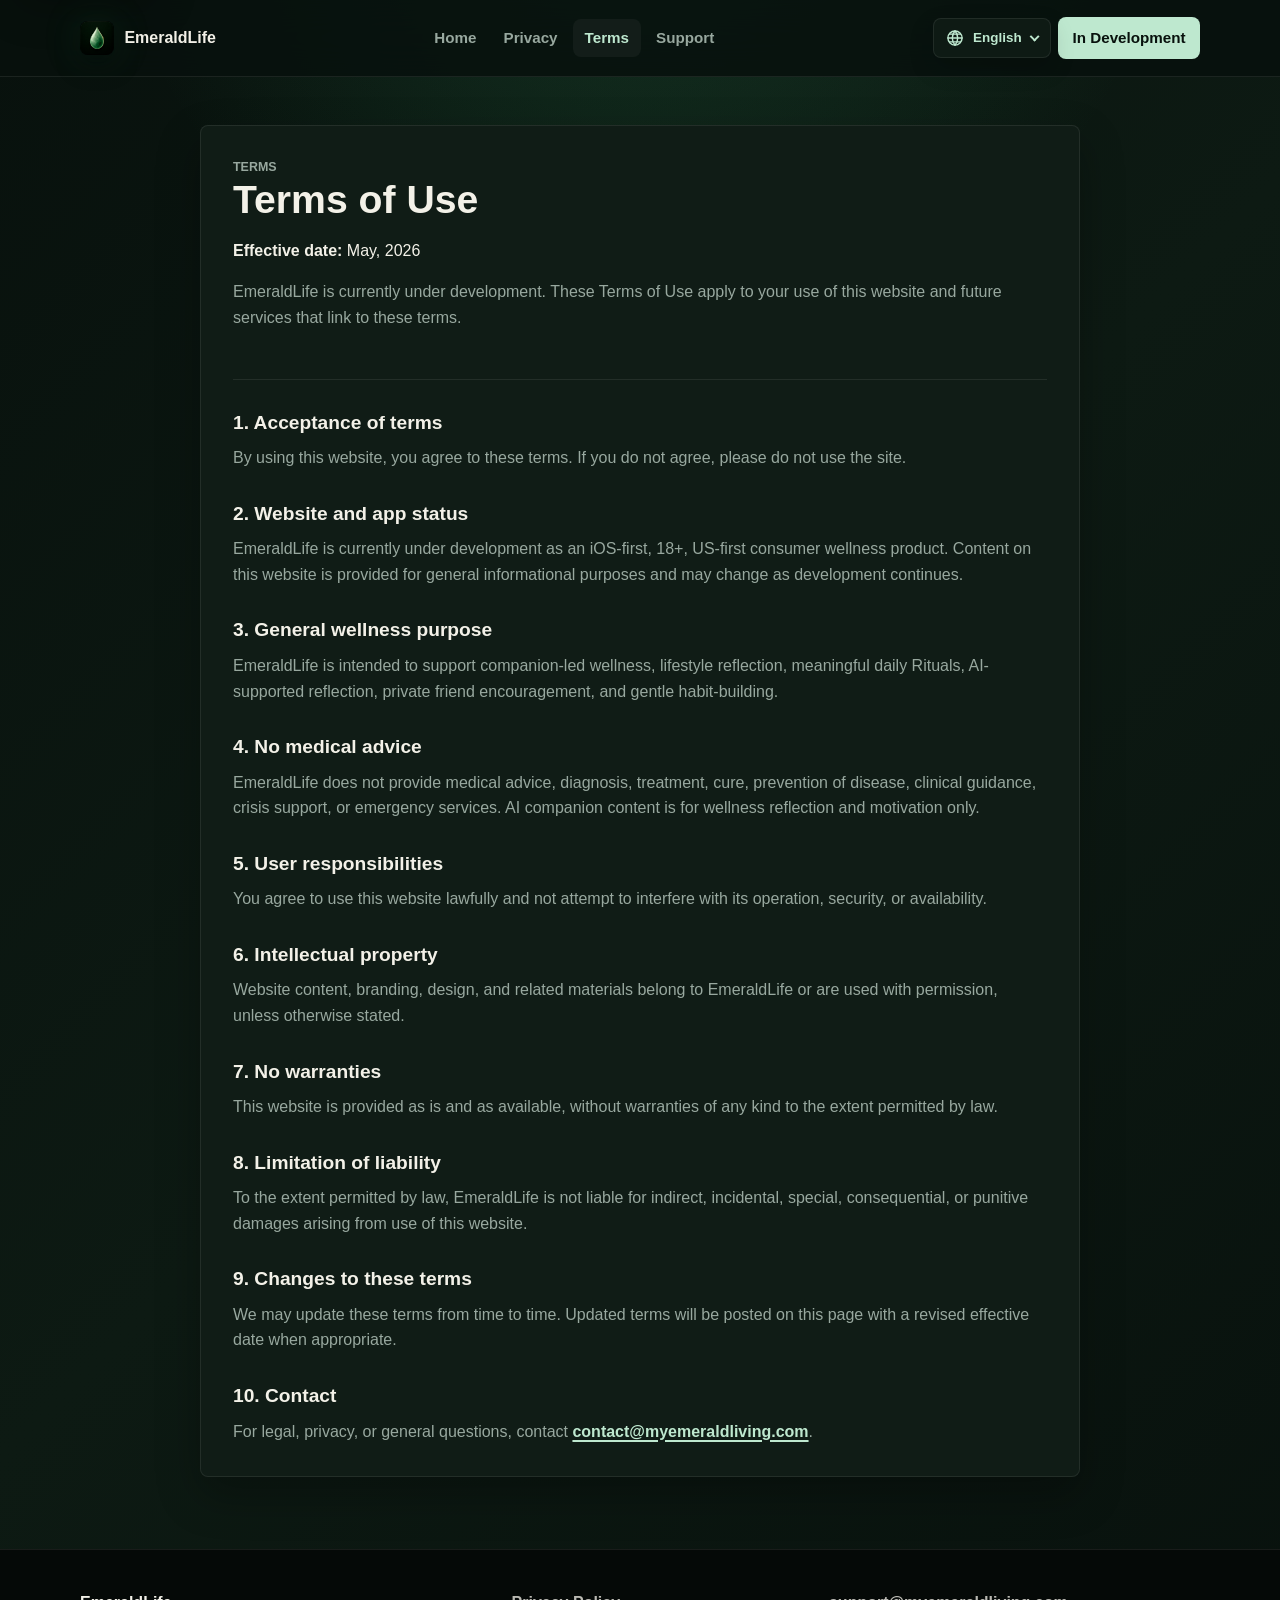
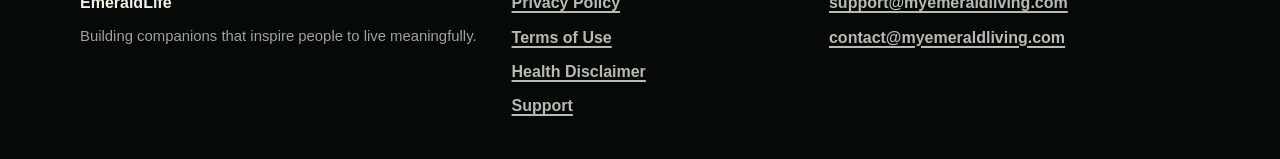
<file: terms.html>
<!doctype html>
<html lang="en">
<head>
  <meta charset="utf-8">
  <meta name="viewport" content="width=device-width, initial-scale=1">
  <title>Terms of Use | EmeraldLife</title>
  <meta name="description" content="Plain-language Terms of Use for the EmeraldLife website.">
  <meta name="robots" content="index, follow">
  <meta name="theme-color" content="#08120d">
  <link rel="canonical" href="https://www.myemeraldliving.com/terms.html">
  <meta property="og:type" content="website">
  <meta property="og:site_name" content="EmeraldLife">
  <meta property="og:title" content="Terms of Use | EmeraldLife">
  <meta property="og:description" content="Plain-language Terms of Use for the EmeraldLife website.">
  <meta property="og:url" content="https://www.myemeraldliving.com/terms.html">
  <meta property="og:image" content="https://www.myemeraldliving.com/assets/app-logo.png">
  <meta property="og:locale" content="en_US">
  <meta name="twitter:card" content="summary">
  <meta name="twitter:title" content="Terms of Use | EmeraldLife">
  <meta name="twitter:description" content="Plain-language Terms of Use for the EmeraldLife website.">
  <meta name="twitter:image" content="https://www.myemeraldliving.com/assets/app-logo.png">
  <link rel="icon" type="image/png" href="assets/app-logo-256.png">
  <link rel="apple-touch-icon" href="assets/app-logo-256.png">
  <link rel="stylesheet" href="assets/styles.css?v=20260726l">
  <script src="assets/lang-boot.js?v=20260726l"></script>
</head>
<body data-page="terms">
  <a class="skip-link" href="#main-content" data-i18n="common.skip">Skip to content</a>

  <header class="site-header">
    <div class="container header-inner">
      <a class="brand" href="./" aria-label="EmeraldLife homepage" data-i18n-aria-label="common.homeAria">
        <img class="brand-logo" src="assets/app-logo-256.png" width="32" height="32" alt="" aria-hidden="true">
        <span data-i18n="common.brand">EmeraldLife</span>
      </a>
      <nav id="site-nav" class="site-nav" aria-label="Primary navigation" data-primary-nav data-i18n-aria-label="common.primaryNav">
        <a href="./" data-i18n="nav.home">Home</a>
        <a href="privacy.html" data-i18n="nav.privacy">Privacy</a>
        <a href="terms.html" aria-current="page" data-i18n="nav.terms">Terms</a>
        <a href="support.html" data-i18n="nav.support">Support</a>
        <a class="mobile-nav-cta" href="./#status" data-i18n="nav.soon">In Development</a>
      </nav>
      <div class="header-actions">
        <div class="language-selector" data-language-dropdown>
          <button type="button" class="language-trigger" aria-haspopup="listbox" aria-expanded="false" data-language-trigger data-i18n-aria-label="common.languageSelector">
            <span class="language-icon" aria-hidden="true">
              <svg class="language-icon-svg" viewBox="0 0 24 24" focusable="false">
                <circle cx="12" cy="12" r="8.5"></circle>
                <path d="M3.5 12h17"></path>
                <path d="M12 3.5c2.15 2.2 3.25 5.05 3.25 8.5s-1.1 6.3-3.25 8.5"></path>
                <path d="M12 3.5c-2.15 2.2-3.25 5.05-3.25 8.5s1.1 6.3 3.25 8.5"></path>
                <path d="M5.9 7.35h12.2"></path>
                <path d="M5.9 16.65h12.2"></path>
              </svg>
            </span>
            <span class="language-current" data-language-current>English</span>
            <span class="language-chevron" aria-hidden="true"></span>
          </button>
          <ul class="language-menu" role="listbox" hidden data-language-menu>
            <li class="language-option">
              <button type="button" role="option" data-language-option="en" aria-selected="true">
                <svg class="language-check" viewBox="0 0 16 16" aria-hidden="true" focusable="false">
                  <path d="M3.5 8.5l2.4 2.4 5.4-5.4"></path>
                </svg>
                <span>English</span>
              </button>
            </li>
            <li class="language-option">
              <button type="button" role="option" data-language-option="zhHans" aria-selected="false">
                <svg class="language-check" viewBox="0 0 16 16" aria-hidden="true" focusable="false">
                  <path d="M3.5 8.5l2.4 2.4 5.4-5.4"></path>
                </svg>
                <span>简体中文</span>
              </button>
            </li>
            <li class="language-option">
              <button type="button" role="option" data-language-option="zhHant" aria-selected="false">
                <svg class="language-check" viewBox="0 0 16 16" aria-hidden="true" focusable="false">
                  <path d="M3.5 8.5l2.4 2.4 5.4-5.4"></path>
                </svg>
                <span>繁體中文</span>
              </button>
            </li>
          </ul>
        </div>
        <a class="header-cta" href="./#status" data-i18n="nav.soon">In Development</a>
        <button class="menu-toggle" type="button" aria-expanded="false" aria-controls="site-nav" aria-label="Open menu" data-nav-toggle data-i18n-aria-label="nav.openMenu">
          <span></span>
          <span></span>
        </button>
      </div>
    </div>
  </header>

  <main id="main-content" class="document-page">
    <article class="document-card">
      <header class="document-header">
        <p class="section-label" data-i18n="nav.terms">Terms</p>
        <h1 data-i18n="terms.title">Terms of Use</h1>
        <p class="effective-date" data-i18n-html="terms.effective"><strong>Effective date:</strong> May, 2026</p>
        <p data-i18n="terms.intro">EmeraldLife is currently under development. These Terms of Use apply to your use of this website and future services that link to these terms.</p>
      </header>

      <div class="document-content">
        <h2 data-i18n="terms.s1Title">1. Acceptance of terms</h2>
        <p data-i18n="terms.s1Copy">By using this website, you agree to these terms. If you do not agree, please do not use the site.</p>

        <h2 data-i18n="terms.s2Title">2. Website and app status</h2>
        <p data-i18n="terms.s2Copy">EmeraldLife is currently under development as an iOS-first, 18+, US-first consumer wellness product. Content on this website is provided for general informational purposes and may change as development continues.</p>

        <h2 data-i18n="terms.s3Title">3. General wellness purpose</h2>
        <p data-i18n="terms.s3Copy">EmeraldLife is intended to support companion-led wellness, lifestyle reflection, meaningful daily Rituals, AI-supported reflection, private friend encouragement, and gentle habit-building.</p>

        <h2 data-i18n="terms.s4Title">4. No medical advice</h2>
        <p data-i18n="terms.s4Copy">EmeraldLife does not provide medical advice, diagnosis, treatment, cure, prevention of disease, clinical guidance, crisis support, or emergency services. AI companion content is for wellness reflection and motivation only.</p>

        <h2 data-i18n="terms.s5Title">5. User responsibilities</h2>
        <p data-i18n="terms.s5Copy">You agree to use this website lawfully and not attempt to interfere with its operation, security, or availability.</p>

        <h2 data-i18n="terms.s6Title">6. Intellectual property</h2>
        <p data-i18n="terms.s6Copy">Website content, branding, design, and related materials belong to EmeraldLife or are used with permission, unless otherwise stated.</p>

        <h2 data-i18n="terms.s7Title">7. No warranties</h2>
        <p data-i18n="terms.s7Copy">This website is provided as is and as available, without warranties of any kind to the extent permitted by law.</p>

        <h2 data-i18n="terms.s8Title">8. Limitation of liability</h2>
        <p data-i18n="terms.s8Copy">To the extent permitted by law, EmeraldLife is not liable for indirect, incidental, special, consequential, or punitive damages arising from use of this website.</p>

        <h2 data-i18n="terms.s9Title">9. Changes to these terms</h2>
        <p data-i18n="terms.s9Copy">We may update these terms from time to time. Updated terms will be posted on this page with a revised effective date when appropriate.</p>

        <h2 data-i18n="terms.s10Title">10. Contact</h2>
        <p data-i18n-html="terms.s10Copy">For legal, privacy, or general questions, contact <a href="mailto:contact@myemeraldliving.com">contact@myemeraldliving.com</a>.</p>
      </div>
    </article>
  </main>

  <footer class="site-footer">
    <div class="container footer-layout">
      <div>
        <a class="footer-brand" href="./" data-i18n="common.brand">EmeraldLife</a>
        <p data-i18n="common.footerTagline">Building companions that inspire people to live meaningfully.</p>
      </div>
      <nav class="footer-links" aria-label="Footer navigation" data-i18n-aria-label="common.footerNav">
        <a href="privacy.html" data-i18n="footer.privacy">Privacy Policy</a>
        <a href="terms.html" data-i18n="footer.terms">Terms of Use</a>
        <a href="health-disclaimer.html" data-i18n="footer.health">Health Disclaimer</a>
        <a href="support.html" data-i18n="footer.support">Support</a>
      </nav>
      <div class="footer-contact">
        <a href="mailto:support@myemeraldliving.com">support@myemeraldliving.com</a>
        <a href="mailto:contact@myemeraldliving.com">contact@myemeraldliving.com</a>
      </div>
    </div>
  </footer>

  <script src="assets/translations-extra.js?v=20260726l"></script>
  <script src="assets/script.js?v=20260726l"></script>
</body>
</html>
</file>
<file: assets/styles.css>
:root {
  --app-background: #08110D;
  --app-background-2: #0D1A13;
  --app-surface: #101C16;
  --app-elevated: #17261F;
  --app-border: rgba(255, 255, 255, 0.08);
  --app-primary: #3CB371;
  --app-primary-deep: #0E5B3B;
  --app-mint: #BEE8CF;
  --app-ivory: #F3F1E8;
  --app-muted: #98A89F;
  --app-gold: #C8A45D;
  --app-warning: #E2B665;
  --app-sky: #8BC7E6;
  --app-rose: #E7837C;
  --app-black: #050907;
  --font-stack: -apple-system, BlinkMacSystemFont, "SF Pro Display", "SF Pro Text", "Helvetica Neue", Helvetica, Arial, sans-serif;
  --font-stack-zh-hans: -apple-system, BlinkMacSystemFont, "SF Pro Display", "PingFang SC", "Hiragino Sans GB", "Microsoft YaHei", sans-serif;
  --font-stack-zh-hant: -apple-system, BlinkMacSystemFont, "SF Pro Display", "PingFang TC", "Heiti TC", "Microsoft JhengHei", sans-serif;
  --font-stack-ja: -apple-system, BlinkMacSystemFont, "SF Pro Display", "Hiragino Sans", "Yu Gothic", "Meiryo", sans-serif;
  --font-stack-ko: -apple-system, BlinkMacSystemFont, "SF Pro Display", "Apple SD Gothic Neo", "Noto Sans KR", "Malgun Gothic", sans-serif;
  --space-1: 0.5rem;
  --space-2: 0.75rem;
  --space-3: 1rem;
  --space-4: 1.5rem;
  --space-5: 2rem;
  --space-6: 3rem;
  --space-7: 4rem;
  --radius: 8px;
  --shadow-card: 0 18px 44px rgba(0, 0, 0, 0.28);
  --shadow-glow: 0 0 42px rgba(60, 179, 113, 0.16);
  --transition: 180ms ease;
}

@media (prefers-reduced-motion: reduce) {
  :root {
    --transition: 0ms;
  }

  *,
  *::before,
  *::after {
    scroll-behavior: auto !important;
    transition-duration: 0ms !important;
    animation-duration: 0ms !important;
  }
}

*,
*::before,
*::after {
  box-sizing: border-box;
}

html {
  scroll-behavior: smooth;
  background: var(--app-background);
}

body {
  margin: 0;
  min-width: 320px;
  min-height: 100vh;
  display: flex;
  flex-direction: column;
  overflow-x: hidden;
  font-family: var(--font-stack);
  color: var(--app-ivory);
  background:
    radial-gradient(circle at 50% -10%, rgba(60, 179, 113, 0.22), transparent 34rem),
    linear-gradient(135deg, var(--app-background), var(--app-background-2) 48%, var(--app-background));
  line-height: 1.6;
  text-rendering: optimizeLegibility;
  -webkit-font-smoothing: antialiased;
}

body:lang(zh-Hans) {
  font-family: var(--font-stack-zh-hans);
  line-height: 1.75;
  word-break: normal;
  line-break: strict;
}

body:lang(zh-Hant) {
  font-family: var(--font-stack-zh-hant);
  line-height: 1.75;
  word-break: normal;
  line-break: strict;
}

body:lang(ja) {
  font-family: var(--font-stack-ja);
  line-height: 1.75;
  word-break: normal;
  line-break: strict;
  overflow-wrap: anywhere;
}

body:lang(ja) .preview-card p {
  padding-right: 0.5rem;
  word-break: break-all;
  line-break: anywhere;
}

body:lang(ko) {
  font-family: var(--font-stack-ko);
  line-height: 1.72;
  word-break: keep-all;
  overflow-wrap: anywhere;
}

body:lang(de) .document-header h1 {
  overflow-wrap: anywhere;
}

img {
  max-width: 100%;
  display: block;
}

a {
  color: inherit;
}

button,
a {
  -webkit-tap-highlight-color: transparent;
}

button {
  font: inherit;
}

:focus-visible {
  outline: 3px solid rgba(190, 232, 207, 0.48);
  outline-offset: 3px;
}

.skip-link {
  position: fixed;
  left: 1rem;
  top: 1rem;
  z-index: 200;
  transform: translateY(-160%);
  padding: 0.65rem 0.9rem;
  border: 1px solid var(--app-border);
  border-radius: var(--radius);
  background: var(--app-surface);
  color: var(--app-mint);
  text-decoration: none;
  box-shadow: var(--shadow-card);
}

.skip-link:focus {
  transform: translateY(0);
}

.container {
  width: min(1120px, calc(100% - 2rem));
  margin: 0 auto;
}

.site-header {
  position: sticky;
  top: 0;
  z-index: 100;
  border-bottom: 1px solid var(--app-border);
  background: rgba(8, 17, 13, 0.86);
  backdrop-filter: blur(18px);
  -webkit-backdrop-filter: blur(18px);
}

.header-inner {
  min-height: 68px;
  display: flex;
  align-items: center;
  justify-content: space-between;
  gap: var(--space-3);
  position: relative;
}

.brand,
.footer-brand {
  display: inline-flex;
  align-items: center;
  gap: 0.65rem;
  min-width: 0;
  color: var(--app-ivory);
  font-weight: 700;
  text-decoration: none;
  white-space: nowrap;
}

.brand-logo {
  width: 34px;
  height: 34px;
  border-radius: var(--radius);
  box-shadow: 0 10px 24px rgba(0, 0, 0, 0.38), var(--shadow-glow);
}

.site-nav {
  position: absolute;
  top: calc(100% + 1px);
  left: 0;
  right: 0;
  display: none;
  grid-template-columns: 1fr;
  gap: 0.2rem;
  padding: var(--space-3);
  border: 1px solid var(--app-border);
  border-top: 0;
  border-radius: 0 0 var(--radius) var(--radius);
  background: rgba(16, 28, 22, 0.98);
  box-shadow: var(--shadow-card);
}

.site-nav.is-open {
  display: grid;
}

.site-nav a,
.mobile-nav-cta,
.header-cta {
  text-decoration: none;
  font-size: 0.95rem;
  font-weight: 650;
}

.site-nav a {
  padding: 0.8rem 0.85rem;
  border-radius: var(--radius);
  color: var(--app-muted);
}

.site-nav a:hover,
.site-nav a[aria-current="page"] {
  color: var(--app-mint);
  background: rgba(255, 255, 255, 0.045);
}

.mobile-nav-cta {
  color: var(--app-background) !important;
  background: var(--app-mint) !important;
  text-align: center;
}

.header-actions {
  display: flex;
  align-items: center;
  justify-content: flex-end;
  gap: 0.45rem;
}

.language-selector {
  position: relative;
}

.language-trigger {
  display: flex;
  align-items: center;
  gap: 0.5rem;
  min-height: 40px;
  padding: 0 0.72rem;
  border: 1px solid var(--app-border);
  border-radius: var(--radius);
  background: rgba(16, 28, 22, 0.92);
  box-shadow: 0 10px 24px rgba(0, 0, 0, 0.18);
  color: var(--app-mint);
  cursor: pointer;
  white-space: nowrap;
}

.language-trigger:hover,
.language-selector.is-open .language-trigger {
  border-color: rgba(190, 232, 207, 0.34);
  background: rgba(20, 35, 27, 0.96);
}

.language-icon {
  width: 20px;
  height: 20px;
  display: inline-grid;
  place-items: center;
  flex: 0 0 auto;
  color: var(--app-mint);
}

.language-icon-svg {
  width: 20px;
  height: 20px;
  overflow: visible;
  fill: none;
  stroke: currentColor;
  stroke-width: 1.7;
  stroke-linecap: round;
  stroke-linejoin: round;
}

.language-current {
  font-size: 0.84rem;
  font-weight: 750;
  line-height: 1;
}

.language-chevron {
  width: 0.45rem;
  height: 0.45rem;
  margin-left: 0.1rem;
  border-right: 2px solid var(--app-mint);
  border-bottom: 2px solid var(--app-mint);
  transform: translateY(-12%) rotate(45deg);
  transition: transform var(--transition);
}

.language-selector.is-open .language-chevron {
  transform: translateY(12%) rotate(225deg);
}

.language-menu {
  position: absolute;
  top: calc(100% + 0.45rem);
  right: 0;
  z-index: 120;
  width: max-content;
  min-width: 11rem;
  margin: 0;
  padding: 0.35rem;
  list-style: none;
  border: 1px solid var(--app-border);
  border-radius: var(--radius);
  background: rgba(16, 28, 22, 0.98);
  box-shadow: var(--shadow-card);
  max-height: min(70vh, 460px);
  overflow-y: auto;
  overscroll-behavior: contain;
}

.language-menu[hidden] {
  display: none;
}

.language-option {
  margin: 0;
}

.language-option button {
  display: flex;
  align-items: center;
  gap: 0.55rem;
  width: 100%;
  min-height: 38px;
  padding: 0.45rem 0.55rem;
  border: 0;
  border-radius: calc(var(--radius) - 2px);
  background: transparent;
  color: var(--app-muted);
  font-size: 0.88rem;
  font-weight: 650;
  text-align: left;
  cursor: pointer;
}

.language-option button:hover {
  background: rgba(255, 255, 255, 0.045);
  color: var(--app-ivory);
}

.language-option button[aria-selected="true"] {
  background: var(--app-primary);
  color: var(--app-ivory);
}

.language-check {
  width: 14px;
  height: 14px;
  flex: 0 0 14px;
  fill: none;
  stroke: currentColor;
  stroke-width: 2;
  stroke-linecap: round;
  stroke-linejoin: round;
  opacity: 0;
}

.language-option button[aria-selected="true"] .language-check {
  opacity: 1;
}

.header-cta {
  display: none;
  padding: 0.58rem 0.9rem;
  border-radius: var(--radius);
  color: var(--app-background);
  background: var(--app-mint);
}

.menu-toggle {
  width: 42px;
  height: 42px;
  display: inline-grid;
  place-items: center;
  border: 1px solid var(--app-border);
  border-radius: var(--radius);
  background: var(--app-surface);
  cursor: pointer;
}

.menu-toggle span {
  width: 17px;
  height: 2px;
  grid-area: 1 / 1;
  border-radius: 999px;
  background: var(--app-ivory);
  transition: transform var(--transition);
}

.menu-toggle span:first-child {
  transform: translateY(-4px);
}

.menu-toggle span:last-child {
  transform: translateY(4px);
}

.menu-toggle.is-open span:first-child {
  transform: rotate(45deg);
}

.menu-toggle.is-open span:last-child {
  transform: rotate(-45deg);
}

main {
  flex: 1;
}

.hero {
  padding: 4rem 0 3.5rem;
  overflow: hidden;
}

.hero-inner {
  text-align: center;
}

.hero-logo {
  width: 92px;
  height: 92px;
  margin: 0 auto var(--space-4);
  border-radius: 22px;
  box-shadow: 0 24px 54px rgba(0, 0, 0, 0.5), var(--shadow-glow);
}

.eyebrow,
.section-label,
.notice-label,
.panel-kicker {
  margin: 0;
  color: var(--app-primary);
  font-size: 0.78rem;
  font-weight: 780;
  text-transform: uppercase;
}

body:lang(zh-Hans) .eyebrow,
body:lang(zh-Hant) .eyebrow,
body:lang(zh-Hans) .section-label,
body:lang(zh-Hant) .section-label,
body:lang(zh-Hans) .notice-label,
body:lang(zh-Hant) .notice-label,
body:lang(zh-Hans) .panel-kicker,
body:lang(zh-Hant) .panel-kicker {
  text-transform: none;
}

h1,
h2,
h3,
p {
  margin-top: 0;
}

h1,
h2,
h3 {
  line-height: 1.12;
  color: var(--app-ivory);
  letter-spacing: 0;
}

body:lang(zh-Hans) h1,
body:lang(zh-Hant) h1,
body:lang(zh-Hans) h2,
body:lang(zh-Hant) h2,
body:lang(zh-Hans) h3,
body:lang(zh-Hant) h3 {
  letter-spacing: 0;
  line-height: 1.38;
  text-wrap: balance;
}

html[data-lang="zhHans"] .hero h1,
html[data-lang="zhHant"] .hero h1,
body:lang(zh-Hans) .hero h1,
body:lang(zh-Hant) .hero h1 {
  max-width: none;
  width: 100%;
  box-sizing: border-box;
  padding-inline: max(0.75rem, 4vw);
  font-size: clamp(1.5rem, 6.5vw, 2.65rem);
  line-height: 1.45;
  overflow-wrap: anywhere;
  word-break: normal;
  text-wrap: pretty;
}

html[data-lang="zhHans"] .hero-lead,
html[data-lang="zhHant"] .hero-lead,
body:lang(zh-Hans) .hero-lead,
body:lang(zh-Hant) .hero-lead {
  max-width: none;
  width: 100%;
  box-sizing: border-box;
  padding-inline: max(0.5rem, 3.5vw);
  font-size: clamp(0.92rem, 3.6vw, 1.06rem);
  line-height: 1.85;
}

body:lang(zh-Hans) .section-narrow h2,
body:lang(zh-Hant) .section-narrow h2,
body:lang(zh-Hans) .section-heading h2,
body:lang(zh-Hant) .section-heading h2,
body:lang(zh-Hans) .text-panel h2,
body:lang(zh-Hant) .text-panel h2,
body:lang(zh-Hans) .contact-panel h2,
body:lang(zh-Hant) .contact-panel h2 {
  max-width: 24em;
  overflow-wrap: anywhere;
  word-break: normal;
}

body:lang(zh-Hans) .feature-card h3,
body:lang(zh-Hant) .feature-card h3 {
  line-height: 1.42;
}

body:lang(zh-Hans) .button,
body:lang(zh-Hant) .button {
  line-height: 1.45;
}

.hero h1 {
  max-width: 820px;
  margin: var(--space-2) auto var(--space-4);
  color: var(--app-ivory);
  font-size: 2.38rem;
  font-weight: 760;
  overflow-wrap: break-word;
}

.hero-lead {
  max-width: 720px;
  margin: 0 auto;
  color: var(--app-muted);
  font-size: 1.06rem;
}

.hero-actions {
  display: flex;
  flex-direction: column;
  align-items: stretch;
  gap: 0.75rem;
  width: min(100%, 360px);
  margin: var(--space-5) auto 0;
}

.button {
  display: inline-flex;
  min-height: 56px;
  align-items: center;
  justify-content: center;
  padding: 0.82rem 1.2rem;
  border-radius: var(--radius);
  font-weight: 750;
  text-decoration: none;
  transition: transform var(--transition), background var(--transition), color var(--transition), border-color var(--transition);
}

.button:hover {
  transform: translateY(-1px);
}

.button-primary {
  color: var(--app-background);
  background: var(--app-mint);
}

.button-primary:hover {
  background: #D2F4DE;
}

.button-secondary {
  color: var(--app-ivory);
  background: var(--app-elevated);
  border: 1px solid var(--app-border);
}

.button-secondary:hover {
  border-color: rgba(190, 232, 207, 0.24);
}

.product-visual {
  width: 100%;
  margin: 4rem auto 0;
}

.companion-preview {
  width: min(100%, 760px);
  margin: 0 auto;
  display: grid;
  gap: var(--space-3);
  text-align: left;
}

.preview-card {
  position: relative;
  overflow: hidden;
  border: 1px solid var(--app-border);
  border-radius: var(--radius);
  background:
    linear-gradient(135deg, rgba(23, 38, 31, 0.96), rgba(11, 22, 17, 0.96)),
    var(--app-surface);
  box-shadow: var(--shadow-card);
}

.turtle-card {
  padding: 1.4rem;
}

.ai-card,
.friends-card {
  padding: 1.2rem;
}

.turtle-state {
  display: flex;
  align-items: center;
  gap: var(--space-3);
  margin-top: var(--space-4);
}

.preview-logo {
  flex: 0 0 64px;
  width: 64px;
  height: 64px;
  border-radius: 18px;
  box-shadow: 0 18px 38px rgba(0, 0, 0, 0.38), var(--shadow-glow);
}

.turtle-state strong,
.turtle-state span,
.ritual-row span,
.ritual-row p,
.preview-card p {
  display: block;
}

.turtle-state strong {
  color: var(--app-ivory);
  font-size: 1.15rem;
  line-height: 1.25;
}

.turtle-state span,
.preview-card p {
  color: var(--app-muted);
}

.turtle-state span {
  margin-top: 0.25rem;
  font-size: 0.95rem;
}

.ritual-row {
  margin-top: var(--space-5);
  padding-top: var(--space-4);
  border-top: 1px solid var(--app-border);
}

.ritual-row span {
  color: var(--app-mint);
  font-size: 0.78rem;
  font-weight: 780;
  text-transform: uppercase;
}

.ritual-row p,
.preview-card p {
  margin: 0.35rem 0 0;
}

.feature-mark {
  display: inline-block;
  width: 28px;
  height: 28px;
  border-radius: var(--radius);
  background: linear-gradient(135deg, var(--app-primary), var(--app-primary-deep));
}

.feature-mark-warm {
  background: linear-gradient(135deg, var(--app-warning), var(--app-gold));
}

.feature-mark-blue {
  background: linear-gradient(135deg, var(--app-sky), #4D8FB0);
}

.feature-mark-dark {
  background: linear-gradient(135deg, var(--app-rose), #9B4F4A);
}

.visual-caption {
  margin: var(--space-5) 0 0;
  color: var(--app-muted);
  font-size: 0.85rem;
  text-align: center;
}

.status-section,
.story-section,
.feature-section,
.contact-section {
  background: rgba(255, 255, 255, 0.02);
}

.status-section {
  padding: 3.5rem 0;
  border-top: 1px solid var(--app-border);
  border-bottom: 1px solid var(--app-border);
}

.notice-grid {
  display: grid;
  gap: var(--space-3);
}

.notice-card,
.feature-card,
.text-panel,
.contact-panel,
.document-card,
.not-found-panel {
  border: 1px solid var(--app-border);
  border-radius: var(--radius);
  background: var(--app-surface);
  box-shadow: var(--shadow-card);
}

.notice-card {
  padding: 1.25rem;
}

.notice-card p {
  margin: 0.35rem 0 0;
  color: var(--app-muted);
}

.content-section {
  padding: 4.5rem 0;
}

.section-narrow {
  max-width: 760px;
}

.section-narrow h2,
.section-heading h2,
.text-panel h2,
.contact-panel h2,
.document-header h1,
.not-found-panel h1 {
  margin-bottom: var(--space-3);
  font-size: 2rem;
  font-weight: 740;
}

.section-narrow p:not(.section-label),
.section-heading,
.text-panel p,
.contact-panel p,
.document-header p,
.document-content p,
.faq-item p,
.not-found-panel p {
  color: var(--app-muted);
}

.section-narrow p:last-child,
.story-copy p:last-child,
.text-panel p:last-child,
.contact-panel p:last-child,
.document-content p:last-child,
.faq-item p:last-child,
.not-found-panel p:last-child {
  margin-bottom: 0;
}

.story-section {
  border-top: 1px solid var(--app-border);
  border-bottom: 1px solid var(--app-border);
}

.story-layout {
  display: grid;
  grid-template-columns: minmax(0, 1fr);
  gap: var(--space-5);
}

.story-layout > * {
  min-width: 0;
}

.story-layout h2 {
  max-width: 720px;
  margin: 0;
  font-size: 2rem;
  font-weight: 740;
}

.story-copy {
  max-width: 680px;
}

.story-copy p {
  color: var(--app-muted);
}

body:lang(zh-Hans) .story-layout h2,
body:lang(zh-Hant) .story-layout h2,
body:lang(zh-Hans) .story-copy p,
body:lang(zh-Hant) .story-copy p {
  overflow-wrap: anywhere;
  word-break: normal;
}

.section-heading {
  max-width: 760px;
  margin-bottom: var(--space-5);
}

.feature-grid {
  display: grid;
  gap: var(--space-3);
}

.feature-card {
  min-height: 228px;
  padding: 1.35rem;
  transition: transform var(--transition), border-color var(--transition), background var(--transition);
}

.feature-card:hover {
  transform: translateY(-3px);
  border-color: rgba(190, 232, 207, 0.22);
  background: var(--app-elevated);
}

.feature-card h3 {
  margin: var(--space-4) 0 var(--space-2);
  font-size: 1.18rem;
}

.feature-card p {
  margin-bottom: 0;
  color: var(--app-muted);
}

.split-layout {
  display: grid;
  gap: var(--space-3);
}

.text-panel,
.contact-panel {
  padding: 1.5rem;
}

.accent-panel {
  background:
    linear-gradient(135deg, rgba(23, 38, 31, 0.95), rgba(14, 91, 59, 0.28)),
    var(--app-surface);
}

.text-link,
.document-content a,
.document-header a,
.faq-item a,
.contact-panel a,
.footer-contact a,
.footer-links a {
  color: var(--app-mint);
  font-weight: 700;
  text-decoration-thickness: 1.5px;
  text-underline-offset: 0.2em;
}

.text-link {
  display: inline-flex;
  align-items: center;
  gap: 0.35rem;
  text-decoration: none;
}

.text-link::after {
  content: "→";
  line-height: 1;
}

.text-link:hover {
  text-decoration: underline;
}

.contact-panel {
  max-width: 820px;
}

.document-page {
  padding: 3rem 0 4.5rem;
}

.document-card {
  width: min(880px, calc(100% - 2rem));
  margin: 0 auto;
  padding: 1.35rem;
}

.document-header {
  padding-bottom: var(--space-5);
  border-bottom: 1px solid var(--app-border);
  margin-bottom: var(--space-5);
}

.document-header h1 {
  color: var(--app-ivory);
}

.effective-date {
  color: var(--app-ivory) !important;
}

.document-content h2,
.faq-list h2 {
  margin: 2rem 0 var(--space-2);
  color: var(--app-ivory);
  font-size: 1.2rem;
}

.document-content p {
  margin-bottom: var(--space-3);
}

.emergency-note {
  padding: 1rem;
  border-left: 4px solid var(--app-warning);
  border-radius: var(--radius);
  background: rgba(226, 182, 101, 0.1);
  color: var(--app-ivory) !important;
  font-weight: 700;
}

.support-card .document-header {
  margin-bottom: var(--space-4);
}

.faq-list h2 {
  margin-top: 0;
}

.faq-item {
  padding: 1rem 0;
  border-top: 1px solid var(--app-border);
}

.faq-item h3 {
  margin-bottom: 0.45rem;
  font-size: 1.05rem;
}

.not-found-page {
  display: grid;
  min-height: 62vh;
  place-items: center;
  padding: 3rem 0;
}

.not-found-panel {
  max-width: 680px;
  padding: 2rem;
  text-align: center;
}

.not-found-panel .button {
  margin-top: var(--space-3);
}

.site-footer {
  margin-top: auto;
  padding: 2.5rem 0;
  border-top: 1px solid var(--app-border);
  background: #050907;
  color: rgba(243, 241, 232, 0.66);
}

.footer-layout {
  display: grid;
  gap: var(--space-5);
}

.footer-brand {
  color: var(--app-ivory);
  margin-bottom: 0.55rem;
}

.footer-layout p {
  margin: 0;
  font-size: 0.93rem;
}

.footer-links,
.footer-contact {
  display: grid;
  gap: 0.55rem;
}

.footer-links a,
.footer-contact a {
  color: rgba(243, 241, 232, 0.76);
}

.footer-links a:hover,
.footer-contact a:hover {
  color: var(--app-mint);
}

@media (max-width: 599px) {
  .product-visual {
    margin-top: 3rem;
  }

  .turtle-state {
    align-items: flex-start;
  }

  .preview-logo {
    width: 56px;
    height: 56px;
    flex-basis: 56px;
  }

  .visual-caption {
    font-size: 0.82rem;
  }

  .hero-actions {
    width: 100%;
    padding: 0 1rem;
  }

  .button {
    width: 100%;
  }
}

@media (max-width: 430px) {
  .brand span {
    max-width: 124px;
    overflow: hidden;
    text-overflow: ellipsis;
    font-size: 0.92rem;
  }

  .language-trigger {
    min-height: 38px;
    gap: 0.42rem;
    padding: 0 0.6rem;
  }

  .language-icon,
  .language-icon-svg {
    width: 19px;
    height: 19px;
  }

  .language-current {
    font-size: 0.78rem;
  }

  .menu-toggle {
    width: 38px;
    height: 38px;
  }

  .header-inner {
    gap: 0.35rem;
  }

  html:not([data-lang="zhHans"]):not([data-lang="zhHant"]) .hero h1 {
    max-width: 340px;
    font-size: 1.95rem;
  }

  html:not([data-lang="zhHans"]):not([data-lang="zhHant"]) .hero-lead {
    max-width: 340px;
    font-size: 1rem;
  }

  html[data-lang="zhHans"] .hero-actions,
  html[data-lang="zhHant"] .hero-actions {
    width: 100%;
    padding: 0;
  }

  .hero-actions {
    width: min(100%, 320px);
  }
}

@media (max-width: 360px) {
  .brand span {
    max-width: 72px;
  }

  .language-current {
    font-size: 0.74rem;
  }
}

@media (min-width: 600px) {
  .container {
    width: min(1120px, calc(100% - 3rem));
  }

  .header-cta {
    display: inline-flex;
  }

  .hero {
    padding-top: 5.25rem;
  }

  .hero-logo {
    width: 104px;
    height: 104px;
    border-radius: 26px;
  }

  .hero h1 {
    font-size: 3.2rem;
  }

  .hero-lead {
    font-size: 1.16rem;
  }

  .hero-actions {
    width: auto;
    flex-direction: row;
    justify-content: center;
    align-items: center;
  }

  .notice-grid,
  .split-layout,
  .story-layout {
    grid-template-columns: repeat(2, minmax(0, 1fr));
  }

  .feature-grid {
    grid-template-columns: repeat(2, minmax(0, 1fr));
  }

  .text-panel,
  .contact-panel,
  .document-card {
    padding: 2rem;
  }
}

@media (min-width: 900px) {
  .header-inner {
    min-height: 76px;
  }

  .site-nav {
    position: static;
    display: flex;
    align-items: center;
    gap: 0.25rem;
    padding: 0;
    border: 0;
    border-radius: 0;
    background: transparent;
    box-shadow: none;
  }

  .site-nav a {
    padding: 0.45rem 0.72rem;
  }

  .mobile-nav-cta {
    display: none;
  }

  .menu-toggle {
    display: none;
  }

  .hero {
    padding: 4.5rem 0;
  }

  .hero-logo {
    width: 104px;
    height: 104px;
    border-radius: 26px;
  }

  .hero h1 {
    font-size: 3.6rem;
  }

  .product-visual {
    margin-top: 3.25rem;
  }

  .companion-preview {
    grid-template-columns: 1.2fr 0.8fr;
    align-items: stretch;
  }

  .turtle-card {
    grid-row: span 2;
  }

  .content-section {
    padding: 6rem 0;
  }

  .section-narrow h2,
  .section-heading h2,
  .story-layout h2,
  .text-panel h2,
  .contact-panel h2,
  .document-header h1,
  .not-found-panel h1 {
    font-size: 2.45rem;
  }

  .feature-grid {
    grid-template-columns: repeat(3, minmax(0, 1fr));
  }

  .feature-card {
    padding: 1.55rem;
  }

  .footer-layout {
    grid-template-columns: 1.4fr 1fr 1.3fr;
    align-items: start;
  }
}
</file>
